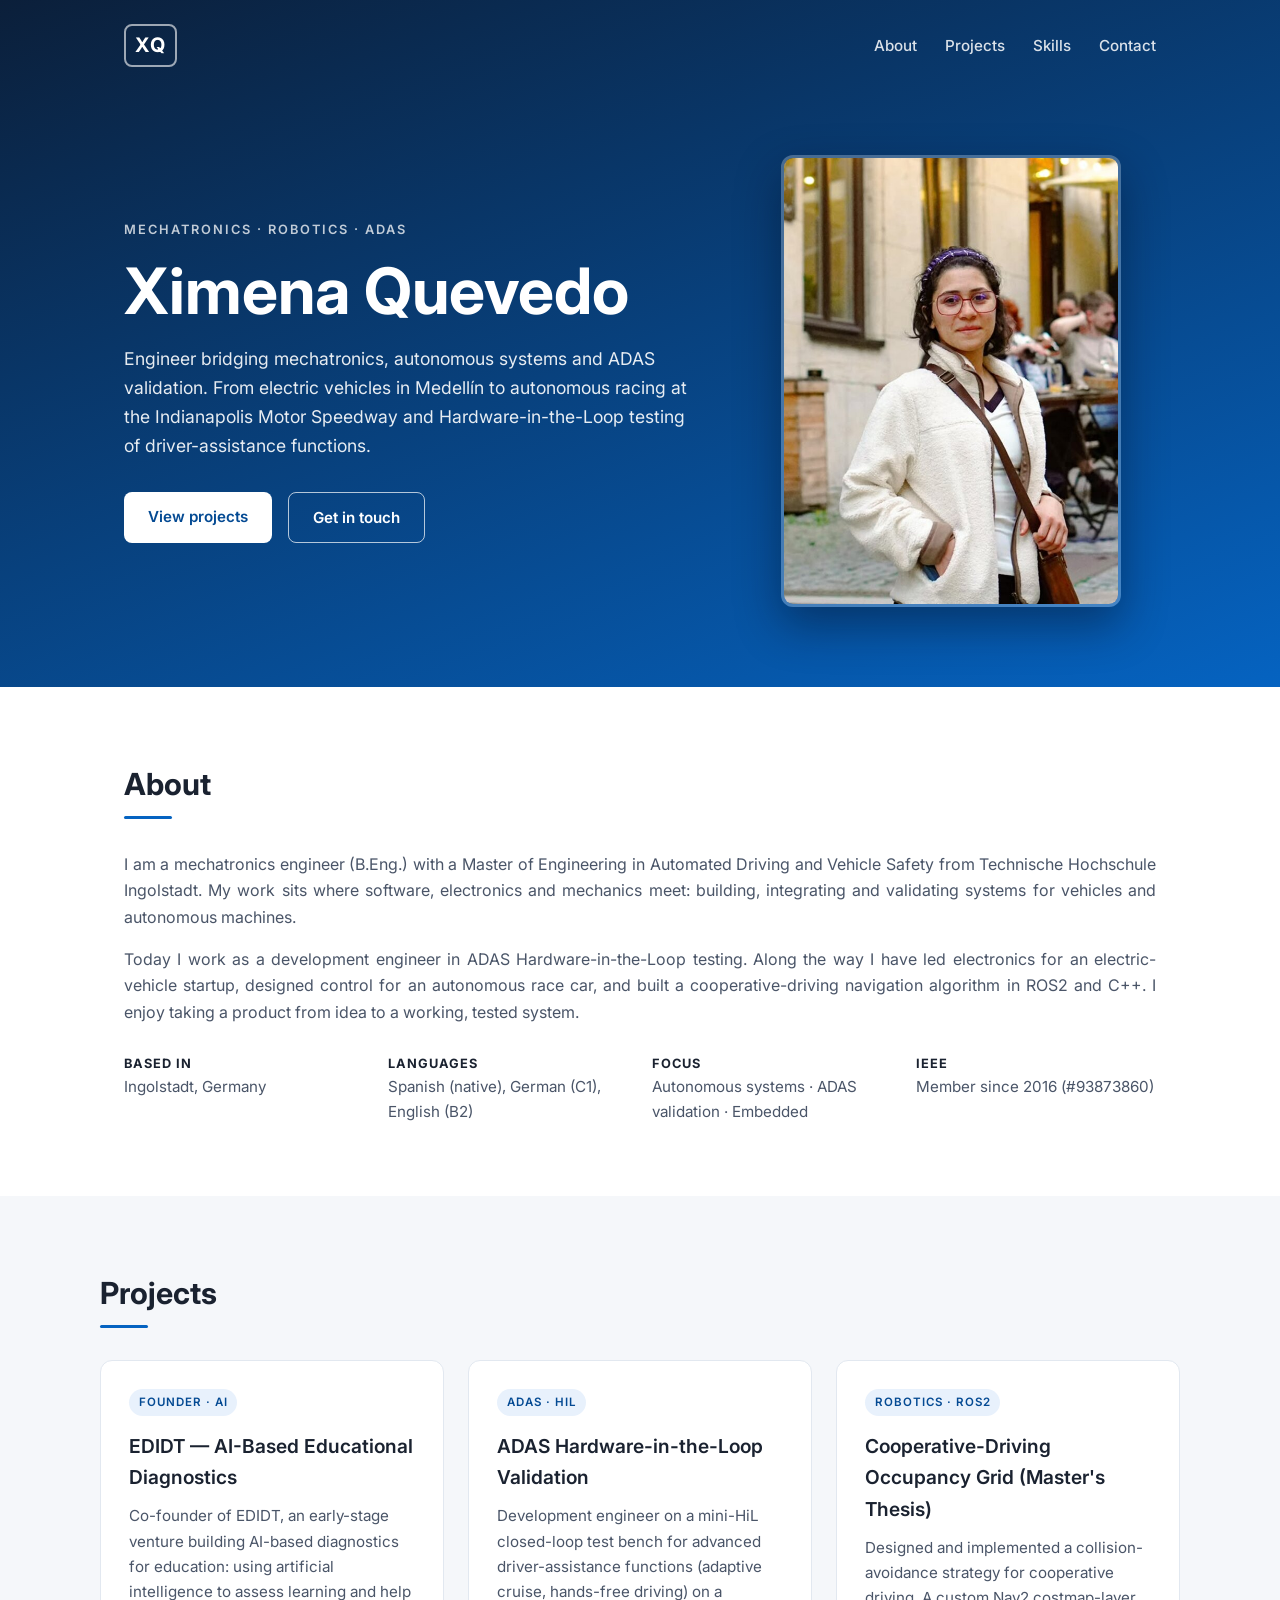
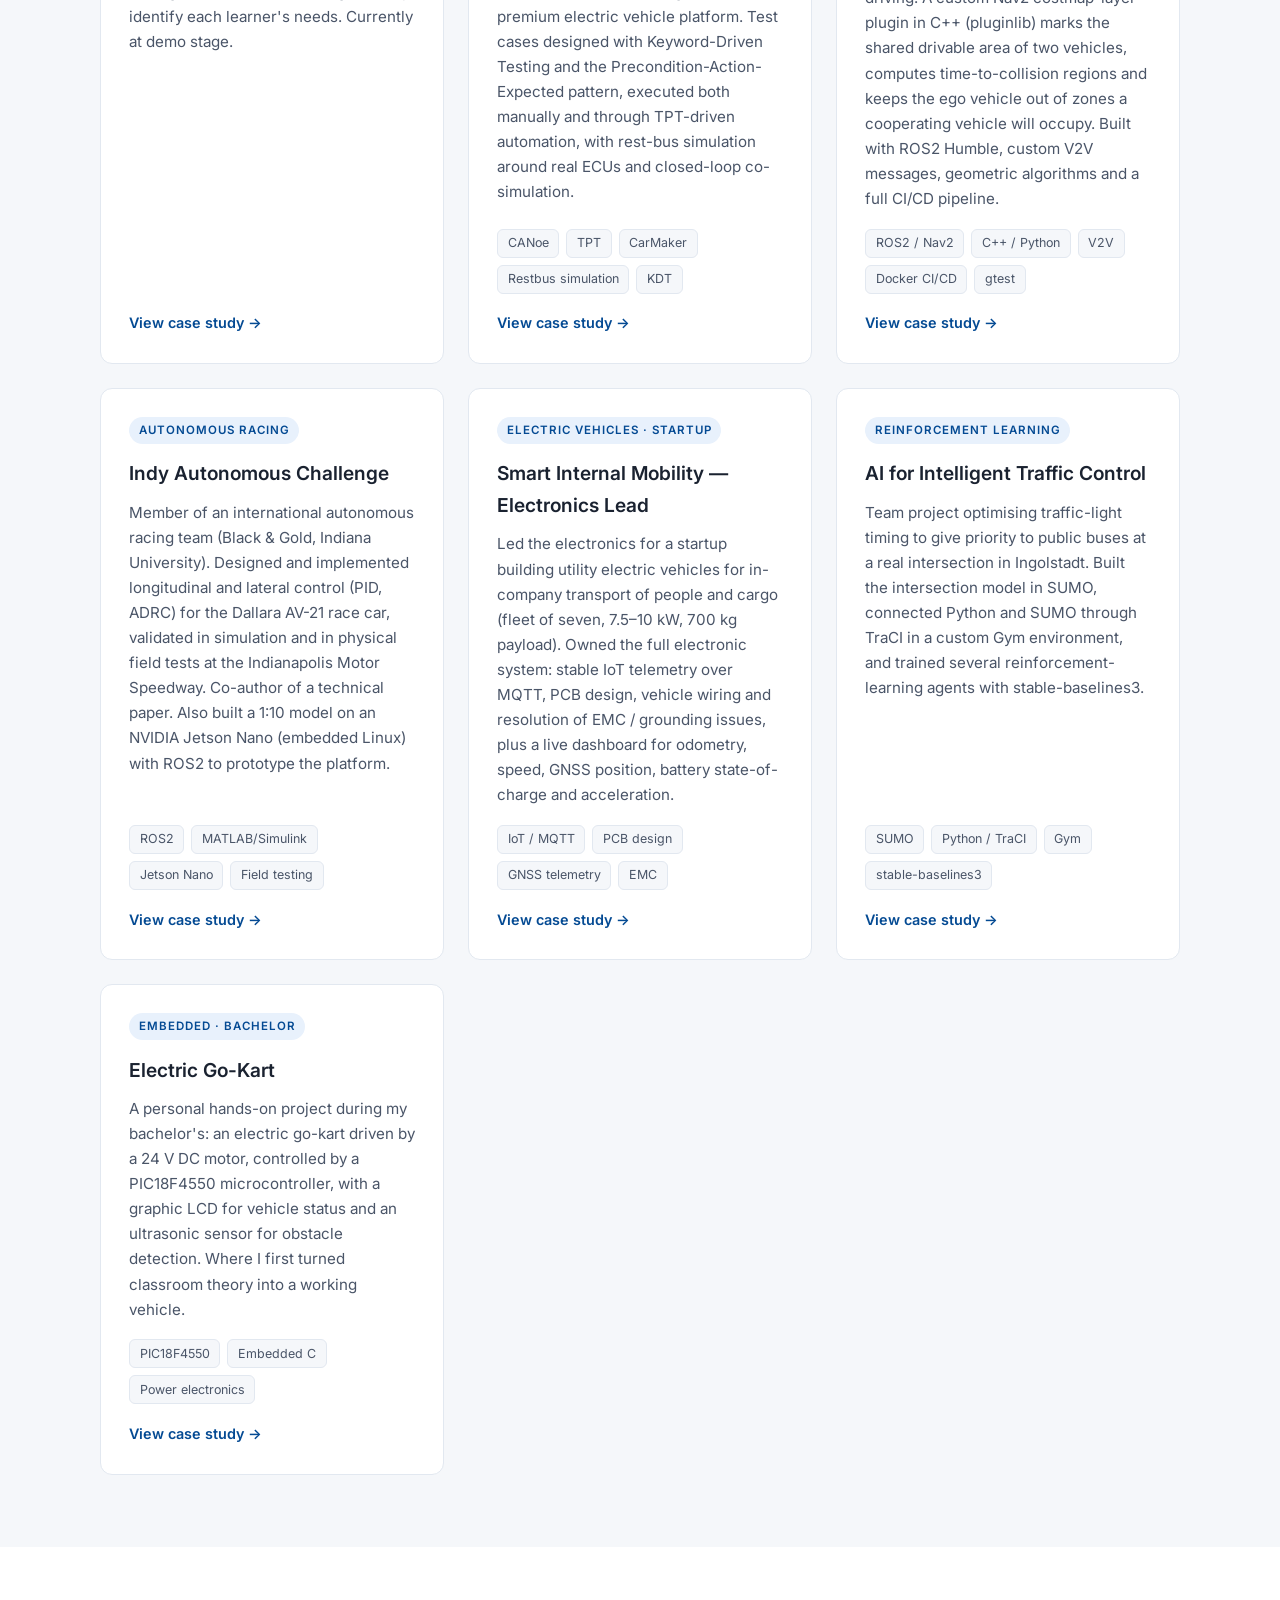
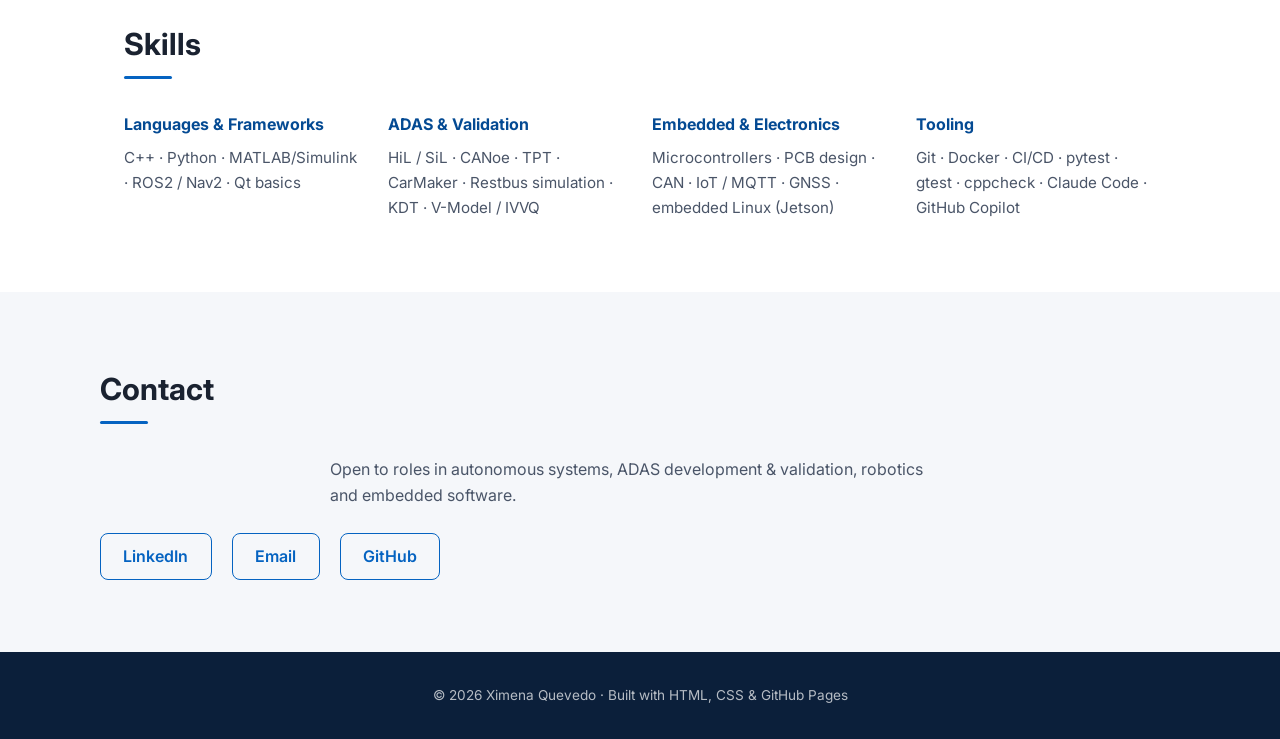
<file: index.html>
<!DOCTYPE html>
<html lang="en">
<head>
  <meta charset="UTF-8" />
  <meta name="viewport" content="width=device-width, initial-scale=1.0" />
  <title>Ximena Quevedo — Robotics & ADAS Engineer</title>
  <meta name="description" content="Mechatronics engineer working on ADAS validation, autonomous systems and embedded software. Portfolio of projects in robotics, electric vehicles and autonomous racing." />
  <link rel="preconnect" href="https://fonts.googleapis.com" />
  <link rel="preconnect" href="https://fonts.gstatic.com" crossorigin />
  <link href="https://fonts.googleapis.com/css2?family=Inter:wght@400;500;600;700&display=swap" rel="stylesheet" />
  <link rel="stylesheet" href="assets/style.css" />
</head>
<body>
  <header class="hero">
    <nav class="nav">
      <span class="nav__logo">XQ</span>
      <ul class="nav__links">
        <li><a href="#about">About</a></li>
        <li><a href="#projects">Projects</a></li>
        <li><a href="#skills">Skills</a></li>
        <li><a href="#contact">Contact</a></li>
      </ul>
    </nav>
    <div class="hero__content">
      <div class="hero__text">
        <p class="hero__eyebrow">Mechatronics · Robotics · ADAS</p>
        <h1 class="hero__title">Ximena Quevedo</h1>
        <p class="hero__subtitle">
          Engineer bridging mechatronics, autonomous systems and ADAS validation.
          From electric vehicles in Medellín to autonomous racing at the Indianapolis
          Motor Speedway and Hardware-in-the-Loop testing of driver-assistance functions.
        </p>
        <div class="hero__actions">
          <a class="btn btn--primary" href="#projects">View projects</a>
          <a class="btn btn--ghost" href="#contact">Get in touch</a>
        </div>
      </div>
      <div class="hero__photo">
        <img src="assets/img/ximena.jpg" alt="Ximena Quevedo" width="640" height="854" />
      </div>
    </div>
  </header>

  <main>
    <!-- ABOUT -->
    <section id="about" class="section">
      <h2 class="section__title">About</h2>
      <div class="about">
        <p>
          I am a mechatronics engineer (B.Eng.) with a Master of Engineering in
          Automated Driving and Vehicle Safety from Technische Hochschule
          Ingolstadt. My work sits where software, electronics and mechanics meet:
          building, integrating and validating systems for vehicles and autonomous
          machines.
        </p>
        <p>
          Today I work as a development engineer in ADAS Hardware-in-the-Loop
          testing. Along the way I have led electronics for an electric-vehicle
          startup, designed control for an autonomous race car, and built a
          cooperative-driving navigation algorithm in ROS2 and C++. I enjoy taking
          a product from idea to a working, tested system.
        </p>
        <ul class="about__facts">
          <li><strong>Based in</strong> Ingolstadt, Germany</li>
          <li><strong>Languages</strong> Spanish (native), German (C1), English (B2)</li>
          <li><strong>Focus</strong> Autonomous systems · ADAS validation · Embedded</li>
          <li><strong>IEEE</strong> Member since 2016 (#93873860)</li>
        </ul>
      </div>
    </section>

    <!-- PROJECTS -->
    <section id="projects" class="section section--alt">
      <h2 class="section__title">Projects</h2>
      <div class="grid">

        <a class="card" href="projects/edidt.html">
          <div class="card__tag">Founder · AI</div>
          <h3 class="card__title">EDIDT — AI-Based Educational Diagnostics</h3>
          <p class="card__text">
            Co-founder of EDIDT, an early-stage venture building AI-based diagnostics
            for education: using artificial intelligence to assess learning and help
            identify each learner's needs. Currently at demo stage.
          </p>
          <span class="card__more">View case study →</span>
        </a>

        <a class="card" href="projects/adas-hil.html">
          <div class="card__tag">ADAS · HiL</div>
          <h3 class="card__title">ADAS Hardware-in-the-Loop Validation</h3>
          <p class="card__text">
            Development engineer on a mini-HiL closed-loop test bench for advanced
            driver-assistance functions (adaptive cruise, hands-free driving) on a
            premium electric vehicle platform. Test cases designed with Keyword-Driven
            Testing and the Precondition-Action-Expected pattern, executed both
            manually and through TPT-driven automation, with rest-bus simulation
            around real ECUs and closed-loop co-simulation.
          </p>
          <ul class="card__stack">
            <li>CANoe</li><li>TPT</li><li>CarMaker</li><li>Restbus simulation</li><li>KDT</li>
          </ul>
          <span class="card__more">View case study →</span>
        </a>

        <a class="card" href="projects/masterarbeit.html">
          <div class="card__tag">Robotics · ROS2</div>
          <h3 class="card__title">Cooperative-Driving Occupancy Grid (Master's Thesis)</h3>
          <p class="card__text">
            Designed and implemented a collision-avoidance strategy for cooperative
            driving. A custom Nav2 costmap-layer plugin in C++ (pluginlib) marks the
            shared drivable area of two vehicles, computes time-to-collision regions
            and keeps the ego vehicle out of zones a cooperating vehicle will occupy.
            Built with ROS2 Humble, custom V2V messages, geometric algorithms and a
            full CI/CD pipeline.
          </p>
          <ul class="card__stack">
            <li>ROS2 / Nav2</li><li>C++ / Python</li><li>V2V</li><li>Docker CI/CD</li><li>gtest</li>
          </ul>
          <span class="card__more">View case study →</span>
        </a>

        <a class="card" href="projects/indy.html">
          <div class="card__tag">Autonomous Racing</div>
          <h3 class="card__title">Indy Autonomous Challenge</h3>
          <p class="card__text">
            Member of an international autonomous racing team (Black & Gold,
            Indiana University). Designed and implemented longitudinal and lateral
            control (PID, ADRC) for the Dallara AV-21 race car, validated in
            simulation and in physical field tests at the Indianapolis Motor
            Speedway. Co-author of a technical paper. Also built a 1:10 model on an
            NVIDIA Jetson Nano (embedded Linux) with ROS2 to prototype the platform.
          </p>
          <ul class="card__stack">
            <li>ROS2</li><li>MATLAB/Simulink</li><li>Jetson Nano</li><li>Field testing</li>
          </ul>
          <span class="card__more">View case study →</span>
        </a>

        <a class="card" href="projects/smart.html">
          <div class="card__tag">Electric Vehicles · Startup</div>
          <h3 class="card__title">Smart Internal Mobility — Electronics Lead</h3>
          <p class="card__text">
            Led the electronics for a startup building utility electric vehicles for
            in-company transport of people and cargo (fleet of seven, 7.5–10 kW,
            700 kg payload). Owned the full electronic system: stable IoT telemetry
            over MQTT, PCB design, vehicle wiring and resolution of EMC / grounding
            issues, plus a live dashboard for odometry, speed, GNSS position, battery
            state-of-charge and acceleration.
          </p>
          <ul class="card__stack">
            <li>IoT / MQTT</li><li>PCB design</li><li>GNSS telemetry</li><li>EMC</li>
          </ul>
          <span class="card__more">View case study →</span>
        </a>

        <a class="card" href="projects/ai-traffic.html">
          <div class="card__tag">Reinforcement Learning</div>
          <h3 class="card__title">AI for Intelligent Traffic Control</h3>
          <p class="card__text">
            Team project optimising traffic-light timing to give priority to public
            buses at a real intersection in Ingolstadt. Built the intersection model
            in SUMO, connected Python and SUMO through TraCI in a custom Gym
            environment, and trained several reinforcement-learning agents with
            stable-baselines3.
          </p>
          <ul class="card__stack">
            <li>SUMO</li><li>Python / TraCI</li><li>Gym</li><li>stable-baselines3</li>
          </ul>
          <span class="card__more">View case study →</span>
        </a>

        <a class="card" href="projects/gokart.html">
          <div class="card__tag">Embedded · Bachelor</div>
          <h3 class="card__title">Electric Go-Kart</h3>
          <p class="card__text">
            A personal hands-on project during my bachelor's: an electric go-kart
            driven by a 24 V DC motor, controlled by a PIC18F4550 microcontroller,
            with a graphic LCD for vehicle status and an ultrasonic sensor for
            obstacle detection. Where I first turned classroom theory into a working
            vehicle.
          </p>
          <ul class="card__stack">
            <li>PIC18F4550</li><li>Embedded C</li><li>Power electronics</li>
          </ul>
          <span class="card__more">View case study →</span>
        </a>

      </div>
    </section>

    <!-- SKILLS -->
    <section id="skills" class="section">
      <h2 class="section__title">Skills</h2>
      <div class="skills">
        <div class="skills__col">
          <h3>Languages &amp; Frameworks</h3>
          <p>C++ · Python · MATLAB/Simulink · ROS2 / Nav2 · Qt basics</p>
        </div>
        <div class="skills__col">
          <h3>ADAS &amp; Validation</h3>
          <p>HiL / SiL · CANoe · TPT · CarMaker · Restbus simulation · KDT · V-Model / IVVQ</p>
        </div>
        <div class="skills__col">
          <h3>Embedded &amp; Electronics</h3>
          <p>Microcontrollers · PCB design · CAN · IoT / MQTT · GNSS · embedded Linux (Jetson)</p>
        </div>
        <div class="skills__col">
          <h3>Tooling</h3>
          <p>Git · Docker · CI/CD · pytest · gtest · cppcheck · Claude Code · GitHub Copilot</p>
        </div>
      </div>
    </section>

    <!-- CONTACT -->
    <section id="contact" class="section section--alt">
      <h2 class="section__title">Contact</h2>
      <p class="contact__lead">
        Open to roles in autonomous systems, ADAS development &amp; validation,
        robotics and embedded software.
      </p>
      <div class="contact__links">
        <a href="https://www.linkedin.com/in/ximena-andrea-quevedo-mart%C3%ADnez-89078a12a/">LinkedIn</a>
        <!-- TODO: replace with your activated IEEE alias once set up -->
        <a href="mailto:your.alias@ieee.org">Email</a>
        <a href="https://github.com/Ximena-Quevedo-Martinez">GitHub</a>
      </div>
    </section>
  </main>

  <footer class="footer">
    <p>© <span id="year"></span> Ximena Quevedo · Built with HTML, CSS &amp; GitHub Pages</p>
  </footer>

  <script>document.getElementById("year").textContent = new Date().getFullYear();</script>
</body>
</html>
</file>
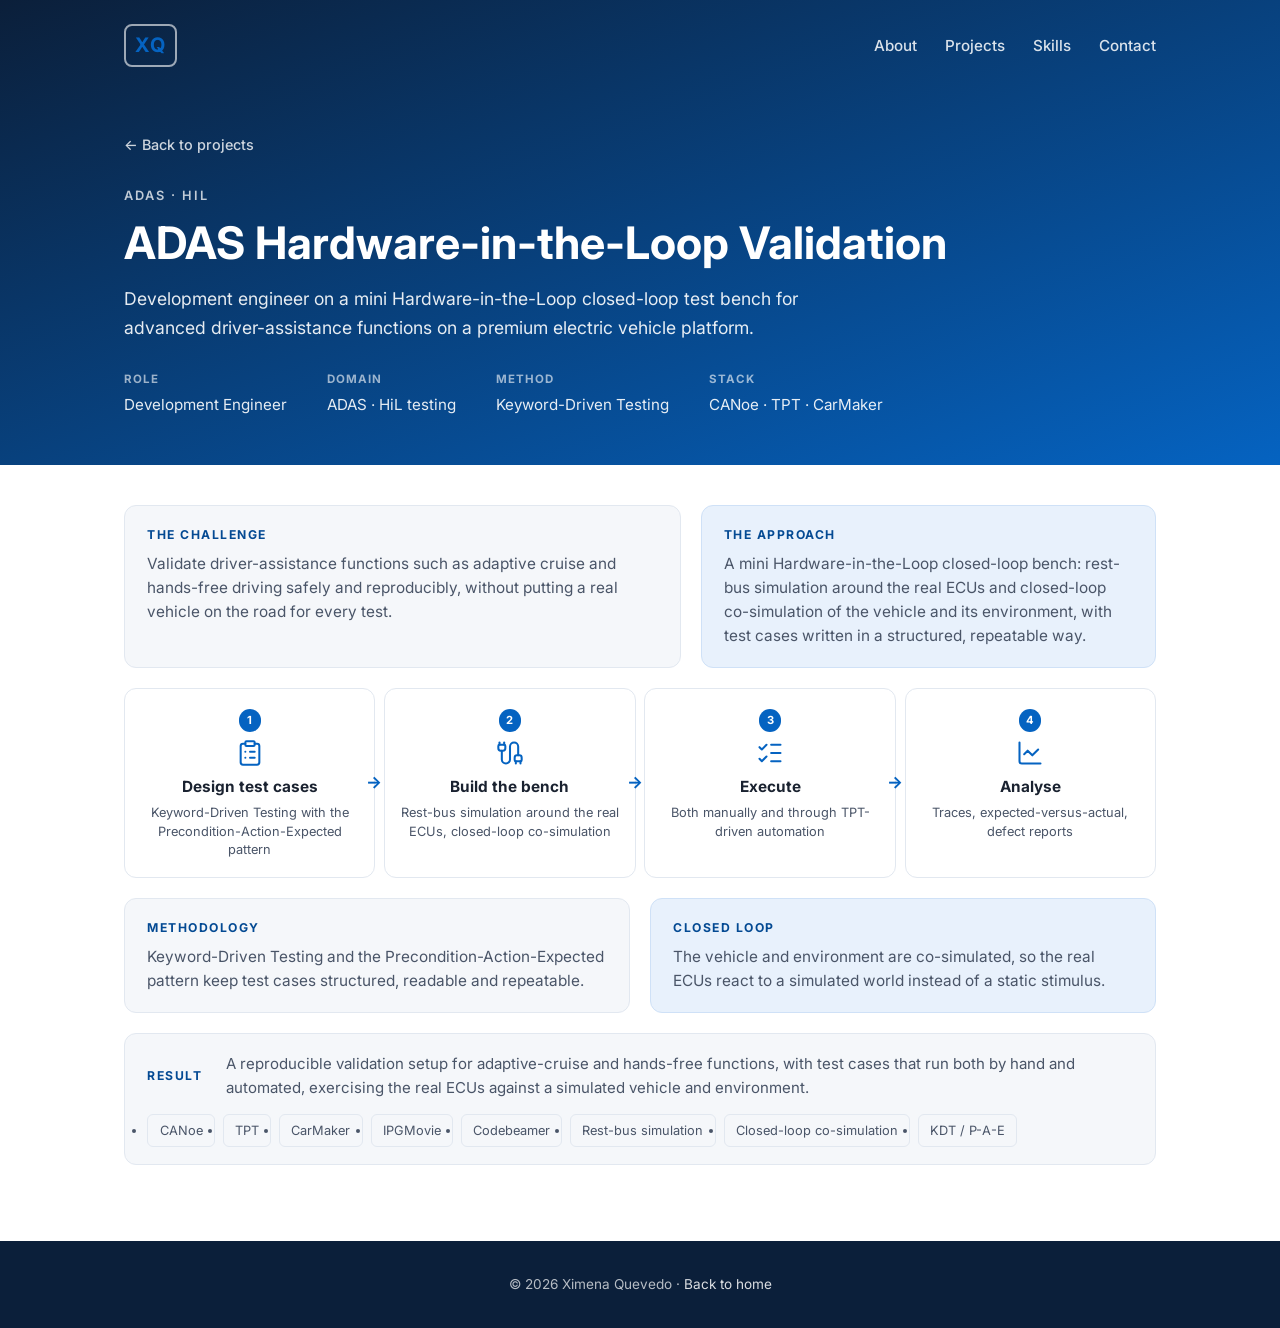
<file: projects/adas-hil.html>
<!DOCTYPE html>
<html lang="en">
<head>
  <meta charset="UTF-8" />
  <meta name="viewport" content="width=device-width, initial-scale=1.0" />
  <title>ADAS Hardware-in-the-Loop Validation — Ximena Quevedo</title>
  <meta name="description" content="Development engineer on a mini Hardware-in-the-Loop closed-loop test bench for advanced driver-assistance functions on a premium electric vehicle platform." />
  <link rel="preconnect" href="https://fonts.googleapis.com" />
  <link rel="preconnect" href="https://fonts.gstatic.com" crossorigin />
  <link href="https://fonts.googleapis.com/css2?family=Inter:wght@400;500;600;700&display=swap" rel="stylesheet" />
  <link rel="stylesheet" href="../assets/style.css" />
</head>
<body>
  <header class="hero hero--detail">
    <nav class="nav">
      <a class="nav__logo" href="../index.html">XQ</a>
      <ul class="nav__links">
        <li><a href="../index.html#about">About</a></li>
        <li><a href="../index.html#projects">Projects</a></li>
        <li><a href="../index.html#skills">Skills</a></li>
        <li><a href="../index.html#contact">Contact</a></li>
      </ul>
    </nav>
    <div class="detail-hero">
      <a class="back-link" href="../index.html#projects">← Back to projects</a>
      <p class="hero__eyebrow">ADAS · HiL</p>
      <h1>ADAS Hardware-in-the-Loop Validation</h1>
      <p class="lead">Development engineer on a mini Hardware-in-the-Loop closed-loop test bench for advanced driver-assistance functions on a premium electric vehicle platform.</p>
      <ul class="detail-meta">
        <li><strong>Role</strong> Development Engineer</li>
        <li><strong>Domain</strong> ADAS · HiL testing</li>
        <li><strong>Method</strong> Keyword-Driven Testing</li>
        <li><strong>Stack</strong> CANoe · TPT · CarMaker</li>
      </ul>
    </div>
  </header>

  <main class="board">
    <div class="board__row board__intro">
      <div class="callout">
        <h2>The challenge</h2>
        <p>Validate driver-assistance functions such as adaptive cruise and hands-free driving safely and reproducibly, without putting a real vehicle on the road for every test.</p>
      </div>
      <div class="callout callout--accent">
        <h2>The approach</h2>
        <p>A mini Hardware-in-the-Loop closed-loop bench: rest-bus simulation around the real ECUs and closed-loop co-simulation of the vehicle and its environment, with test cases written in a structured, repeatable way.</p>
      </div>
    </div>

    <div class="board__row">
      <div class="flow">
        <div class="flow__step">
          <span class="flow__num">1</span>
          <div class="flow__icon"><svg xmlns="http://www.w3.org/2000/svg" viewBox="0 0 24 24" fill="none" stroke="currentColor" stroke-width="2" stroke-linecap="round" stroke-linejoin="round"><rect width="8" height="4" x="8" y="2" rx="1" ry="1" /><path d="M16 4h2a2 2 0 0 1 2 2v14a2 2 0 0 1-2 2H6a2 2 0 0 1-2-2V6a2 2 0 0 1 2-2h2" /><path d="M12 11h4" /><path d="M12 16h4" /><path d="M8 11h.01" /><path d="M8 16h.01" /></svg></div>
          <h3>Design test cases</h3>
          <p>Keyword-Driven Testing with the Precondition-Action-Expected pattern</p>
        </div>
        <div class="flow__step">
          <span class="flow__num">2</span>
          <div class="flow__icon"><svg xmlns="http://www.w3.org/2000/svg" viewBox="0 0 24 24" fill="none" stroke="currentColor" stroke-width="2" stroke-linecap="round" stroke-linejoin="round"><path d="M17 19a1 1 0 0 1-1-1v-2a2 2 0 0 1 2-2h2a2 2 0 0 1 2 2v2a1 1 0 0 1-1 1z" /><path d="M17 21v-2" /><path d="M19 14V6.5a1 1 0 0 0-7 0v11a1 1 0 0 1-7 0V10" /><path d="M21 21v-2" /><path d="M3 5V3" /><path d="M4 10a2 2 0 0 1-2-2V6a1 1 0 0 1 1-1h4a1 1 0 0 1 1 1v2a2 2 0 0 1-2 2z" /><path d="M7 5V3" /></svg></div>
          <h3>Build the bench</h3>
          <p>Rest-bus simulation around the real ECUs, closed-loop co-simulation</p>
        </div>
        <div class="flow__step">
          <span class="flow__num">3</span>
          <div class="flow__icon"><svg xmlns="http://www.w3.org/2000/svg" viewBox="0 0 24 24" fill="none" stroke="currentColor" stroke-width="2" stroke-linecap="round" stroke-linejoin="round"><path d="M13 5h8" /><path d="M13 12h8" /><path d="M13 19h8" /><path d="m3 17 2 2 4-4" /><path d="m3 7 2 2 4-4" /></svg></div>
          <h3>Execute</h3>
          <p>Both manually and through TPT-driven automation</p>
        </div>
        <div class="flow__step">
          <span class="flow__num">4</span>
          <div class="flow__icon"><svg xmlns="http://www.w3.org/2000/svg" viewBox="0 0 24 24" fill="none" stroke="currentColor" stroke-width="2" stroke-linecap="round" stroke-linejoin="round"><path d="M3 3v16a2 2 0 0 0 2 2h16" /><path d="m19 9-5 5-4-4-3 3" /></svg></div>
          <h3>Analyse</h3>
          <p>Traces, expected-versus-actual, defect reports</p>
        </div>
      </div>
    </div>

    <div class="board__row board__split">
      <div class="callout">
        <h2>Methodology</h2>
        <p>Keyword-Driven Testing and the Precondition-Action-Expected pattern keep test cases structured, readable and repeatable.</p>
      </div>
      <div class="callout callout--accent">
        <h2>Closed loop</h2>
        <p>The vehicle and environment are co-simulated, so the real ECUs react to a simulated world instead of a static stimulus.</p>
      </div>
    </div>

    <div class="board__row board__result">
      <span class="res-label">Result</span>
      <p>A reproducible validation setup for adaptive-cruise and hands-free functions, with test cases that run both by hand and automated, exercising the real ECUs against a simulated vehicle and environment.</p>
      <ul class="stack-chips">
        <li>CANoe</li><li>TPT</li><li>CarMaker</li><li>IPGMovie</li><li>Codebeamer</li><li>Rest-bus simulation</li><li>Closed-loop co-simulation</li><li>KDT / P-A-E</li>
      </ul>
    </div>
  </main>

  <footer class="footer">
    <p>© <span id="year"></span> Ximena Quevedo · <a href="../index.html" style="color:rgba(255,255,255,0.85)">Back to home</a></p>
  </footer>

  <script>document.getElementById("year").textContent = new Date().getFullYear();</script>
</body>
</html>
</file>
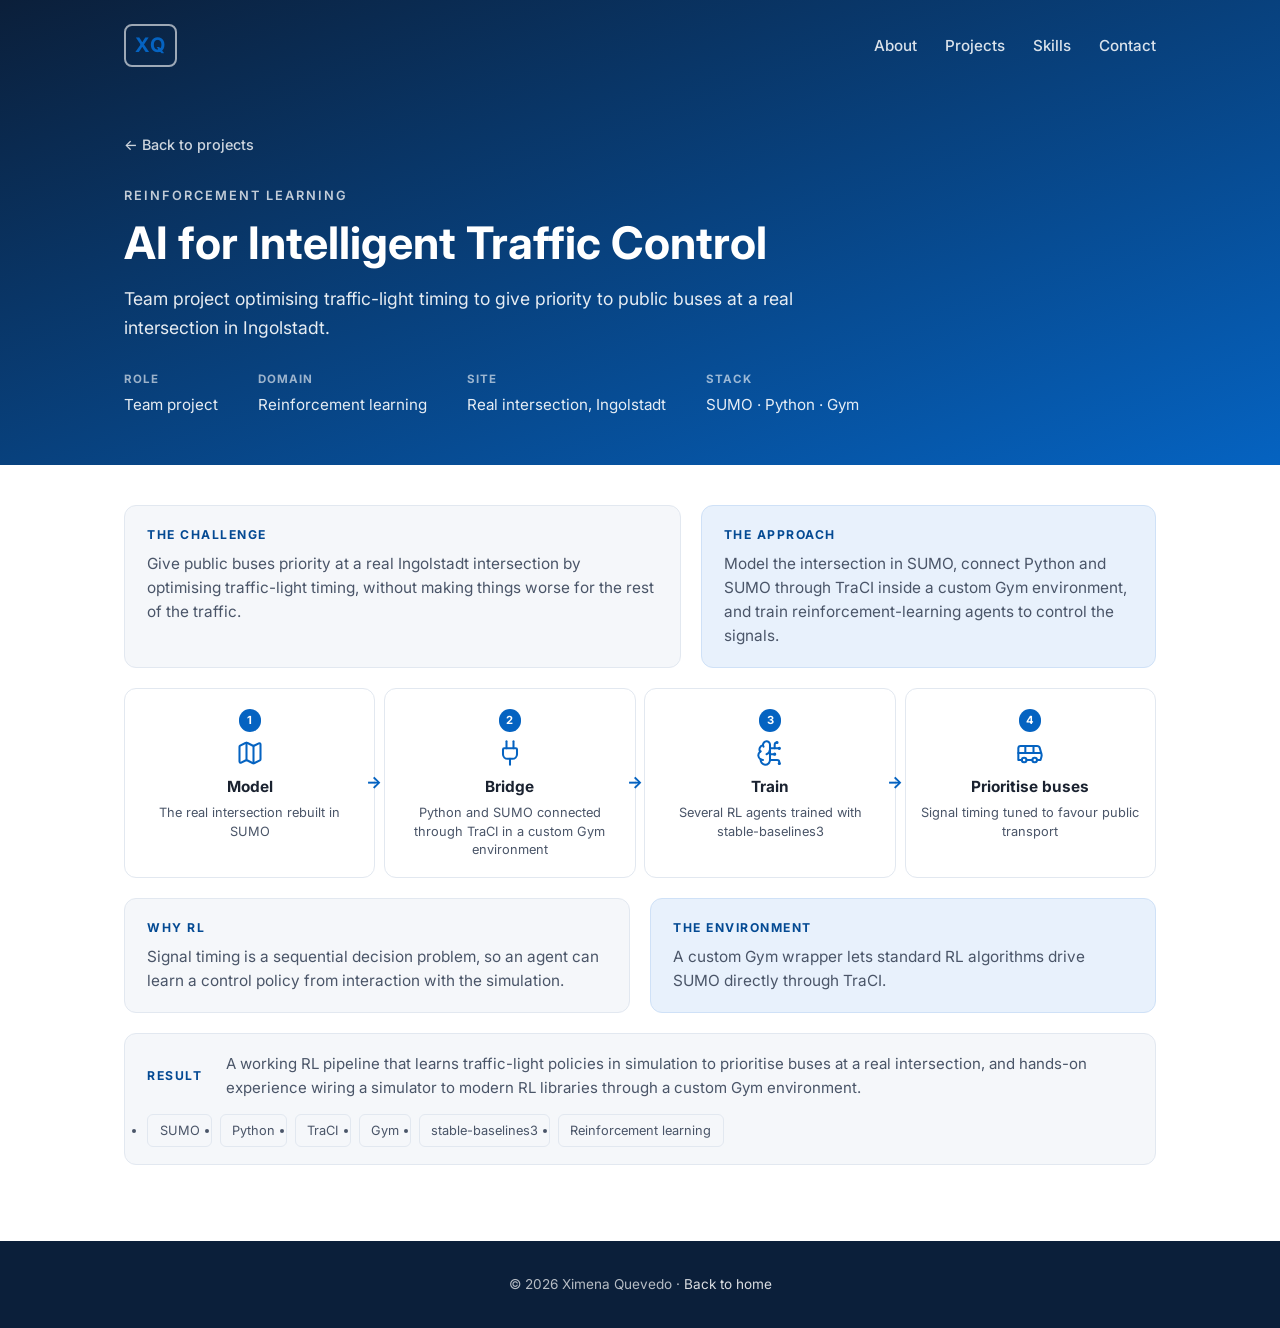
<file: projects/ai-traffic.html>
<!DOCTYPE html>
<html lang="en">
<head>
  <meta charset="UTF-8" />
  <meta name="viewport" content="width=device-width, initial-scale=1.0" />
  <title>AI for Intelligent Traffic Control — Ximena Quevedo</title>
  <meta name="description" content="Team project optimising traffic-light timing to give priority to public buses at a real intersection in Ingolstadt." />
  <link rel="preconnect" href="https://fonts.googleapis.com" />
  <link rel="preconnect" href="https://fonts.gstatic.com" crossorigin />
  <link href="https://fonts.googleapis.com/css2?family=Inter:wght@400;500;600;700&display=swap" rel="stylesheet" />
  <link rel="stylesheet" href="../assets/style.css" />
</head>
<body>
  <header class="hero hero--detail">
    <nav class="nav">
      <a class="nav__logo" href="../index.html">XQ</a>
      <ul class="nav__links">
        <li><a href="../index.html#about">About</a></li>
        <li><a href="../index.html#projects">Projects</a></li>
        <li><a href="../index.html#skills">Skills</a></li>
        <li><a href="../index.html#contact">Contact</a></li>
      </ul>
    </nav>
    <div class="detail-hero">
      <a class="back-link" href="../index.html#projects">← Back to projects</a>
      <p class="hero__eyebrow">Reinforcement Learning</p>
      <h1>AI for Intelligent Traffic Control</h1>
      <p class="lead">Team project optimising traffic-light timing to give priority to public buses at a real intersection in Ingolstadt.</p>
      <ul class="detail-meta">
        <li><strong>Role</strong> Team project</li>
        <li><strong>Domain</strong> Reinforcement learning</li>
        <li><strong>Site</strong> Real intersection, Ingolstadt</li>
        <li><strong>Stack</strong> SUMO · Python · Gym</li>
      </ul>
    </div>
  </header>

  <main class="board">
    <div class="board__row board__intro">
      <div class="callout">
        <h2>The challenge</h2>
        <p>Give public buses priority at a real Ingolstadt intersection by optimising traffic-light timing, without making things worse for the rest of the traffic.</p>
      </div>
      <div class="callout callout--accent">
        <h2>The approach</h2>
        <p>Model the intersection in SUMO, connect Python and SUMO through TraCI inside a custom Gym environment, and train reinforcement-learning agents to control the signals.</p>
      </div>
    </div>

    <div class="board__row">
      <div class="flow">
        <div class="flow__step">
          <span class="flow__num">1</span>
          <div class="flow__icon"><svg xmlns="http://www.w3.org/2000/svg" viewBox="0 0 24 24" fill="none" stroke="currentColor" stroke-width="2" stroke-linecap="round" stroke-linejoin="round"><path d="M14.106 5.553a2 2 0 0 0 1.788 0l3.659-1.83A1 1 0 0 1 21 4.619v12.764a1 1 0 0 1-.553.894l-4.553 2.277a2 2 0 0 1-1.788 0l-4.212-2.106a2 2 0 0 0-1.788 0l-3.659 1.83A1 1 0 0 1 3 19.381V6.618a1 1 0 0 1 .553-.894l4.553-2.277a2 2 0 0 1 1.788 0z" /><path d="M15 5.764v15" /><path d="M9 3.236v15" /></svg></div>
          <h3>Model</h3>
          <p>The real intersection rebuilt in SUMO</p>
        </div>
        <div class="flow__step">
          <span class="flow__num">2</span>
          <div class="flow__icon"><svg xmlns="http://www.w3.org/2000/svg" viewBox="0 0 24 24" fill="none" stroke="currentColor" stroke-width="2" stroke-linecap="round" stroke-linejoin="round"><path d="M12 22v-5" /><path d="M15 8V2" /><path d="M17 8a1 1 0 0 1 1 1v4a4 4 0 0 1-4 4h-4a4 4 0 0 1-4-4V9a1 1 0 0 1 1-1z" /><path d="M9 8V2" /></svg></div>
          <h3>Bridge</h3>
          <p>Python and SUMO connected through TraCI in a custom Gym environment</p>
        </div>
        <div class="flow__step">
          <span class="flow__num">3</span>
          <div class="flow__icon"><svg xmlns="http://www.w3.org/2000/svg" viewBox="0 0 24 24" fill="none" stroke="currentColor" stroke-width="2" stroke-linecap="round" stroke-linejoin="round"><path d="M12 5a3 3 0 1 0-5.997.125 4 4 0 0 0-2.526 5.77 4 4 0 0 0 .556 6.588A4 4 0 1 0 12 18Z" /><path d="M9 13a4.5 4.5 0 0 0 3-4" /><path d="M6.003 5.125A3 3 0 0 0 6.401 6.5" /><path d="M3.477 10.896a4 4 0 0 1 .585-.396" /><path d="M6 18a4 4 0 0 1-1.967-.516" /><path d="M12 13h4" /><path d="M12 18h6a2 2 0 0 1 2 2v1" /><path d="M12 8h8" /><path d="M16 8V5a2 2 0 0 1 2-2" /><circle cx="16" cy="13" r=".5" /><circle cx="18" cy="3" r=".5" /><circle cx="20" cy="21" r=".5" /><circle cx="20" cy="8" r=".5" /></svg></div>
          <h3>Train</h3>
          <p>Several RL agents trained with stable-baselines3</p>
        </div>
        <div class="flow__step">
          <span class="flow__num">4</span>
          <div class="flow__icon"><svg xmlns="http://www.w3.org/2000/svg" viewBox="0 0 24 24" fill="none" stroke="currentColor" stroke-width="2" stroke-linecap="round" stroke-linejoin="round"><path d="M8 6v6" /><path d="M15 6v6" /><path d="M2 12h19.6" /><path d="M18 18h3s.5-1.7.8-2.8c.1-.4.2-.8.2-1.2 0-.4-.1-.8-.2-1.2l-1.4-5C20.1 6.8 19.1 6 18 6H4a2 2 0 0 0-2 2v10h3" /><circle cx="7" cy="18" r="2" /><path d="M9 18h5" /><circle cx="16" cy="18" r="2" /></svg></div>
          <h3>Prioritise buses</h3>
          <p>Signal timing tuned to favour public transport</p>
        </div>
      </div>
    </div>

    <div class="board__row board__split">
      <div class="callout">
        <h2>Why RL</h2>
        <p>Signal timing is a sequential decision problem, so an agent can learn a control policy from interaction with the simulation.</p>
      </div>
      <div class="callout callout--accent">
        <h2>The environment</h2>
        <p>A custom Gym wrapper lets standard RL algorithms drive SUMO directly through TraCI.</p>
      </div>
    </div>

    <div class="board__row board__result">
      <span class="res-label">Result</span>
      <p>A working RL pipeline that learns traffic-light policies in simulation to prioritise buses at a real intersection, and hands-on experience wiring a simulator to modern RL libraries through a custom Gym environment.</p>
      <ul class="stack-chips">
        <li>SUMO</li><li>Python</li><li>TraCI</li><li>Gym</li><li>stable-baselines3</li><li>Reinforcement learning</li>
      </ul>
    </div>
  </main>

  <footer class="footer">
    <p>© <span id="year"></span> Ximena Quevedo · <a href="../index.html" style="color:rgba(255,255,255,0.85)">Back to home</a></p>
  </footer>

  <script>document.getElementById("year").textContent = new Date().getFullYear();</script>
</body>
</html>
</file>
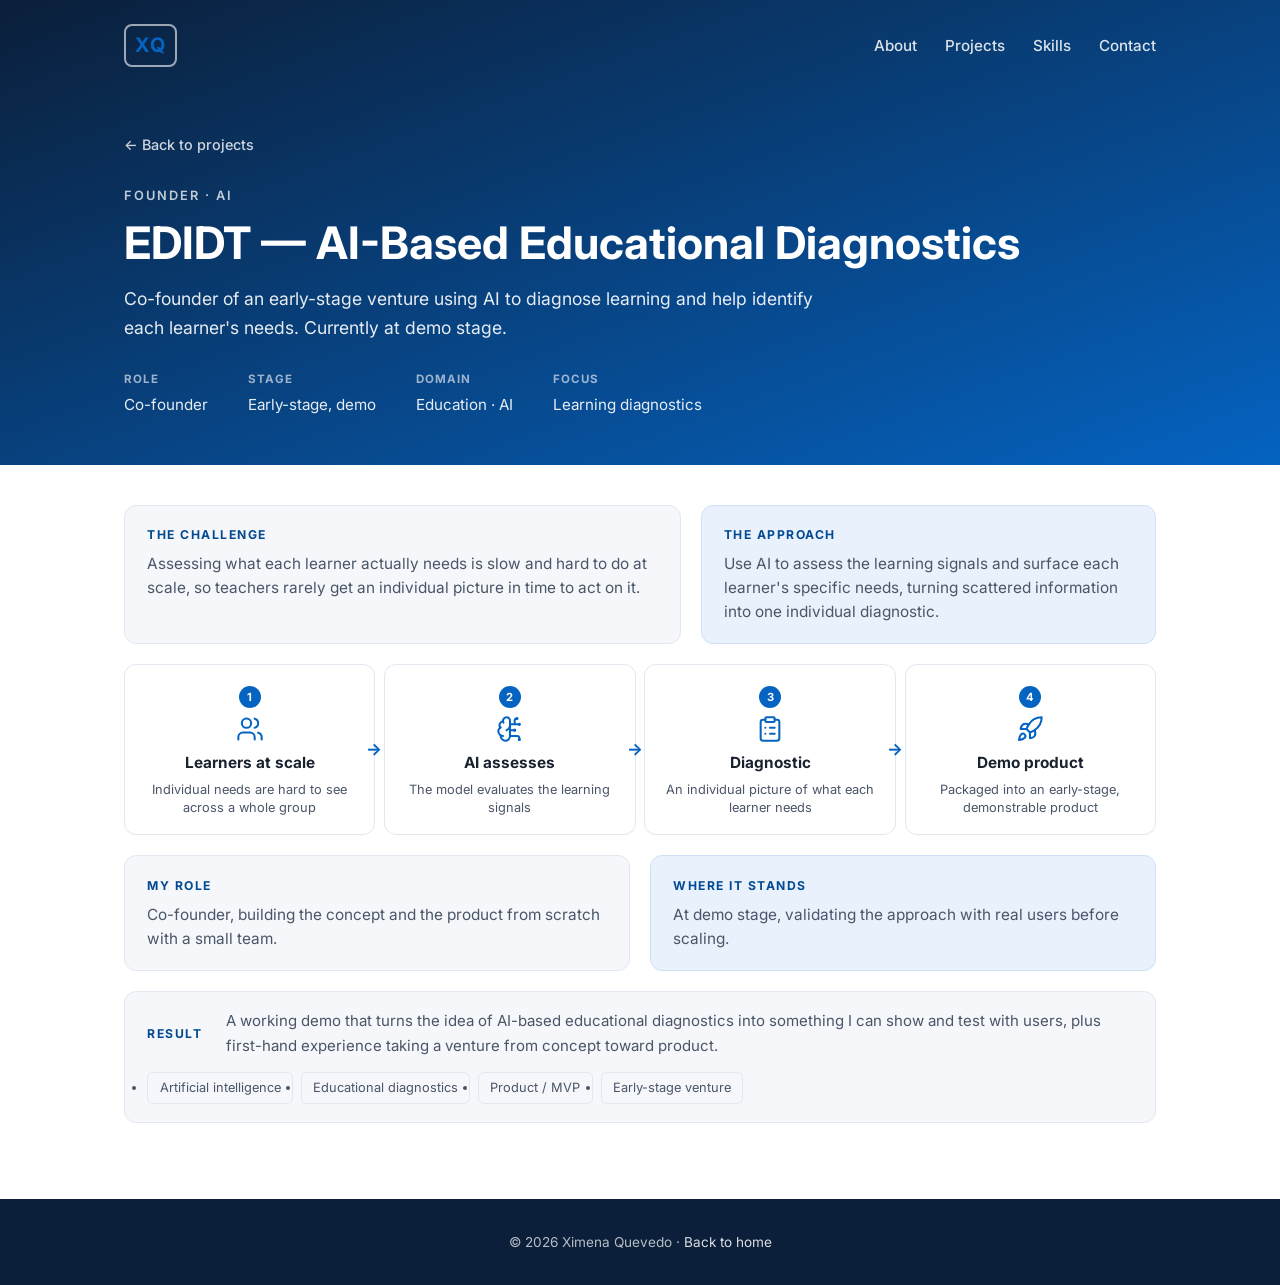
<file: projects/edidt.html>
<!DOCTYPE html>
<html lang="en">
<head>
  <meta charset="UTF-8" />
  <meta name="viewport" content="width=device-width, initial-scale=1.0" />
  <title>EDIDT — AI-Based Educational Diagnostics — Ximena Quevedo</title>
  <meta name="description" content="Co-founder of an early-stage venture using AI to diagnose learning and help identify each learner's needs. Currently at demo stage." />
  <link rel="preconnect" href="https://fonts.googleapis.com" />
  <link rel="preconnect" href="https://fonts.gstatic.com" crossorigin />
  <link href="https://fonts.googleapis.com/css2?family=Inter:wght@400;500;600;700&display=swap" rel="stylesheet" />
  <link rel="stylesheet" href="../assets/style.css" />
</head>
<body>
  <header class="hero hero--detail">
    <nav class="nav">
      <a class="nav__logo" href="../index.html">XQ</a>
      <ul class="nav__links">
        <li><a href="../index.html#about">About</a></li>
        <li><a href="../index.html#projects">Projects</a></li>
        <li><a href="../index.html#skills">Skills</a></li>
        <li><a href="../index.html#contact">Contact</a></li>
      </ul>
    </nav>
    <div class="detail-hero">
      <a class="back-link" href="../index.html#projects">← Back to projects</a>
      <p class="hero__eyebrow">Founder · AI</p>
      <h1>EDIDT — AI-Based Educational Diagnostics</h1>
      <p class="lead">Co-founder of an early-stage venture using AI to diagnose learning and help identify each learner's needs. Currently at demo stage.</p>
      <ul class="detail-meta">
        <li><strong>Role</strong> Co-founder</li>
        <li><strong>Stage</strong> Early-stage, demo</li>
        <li><strong>Domain</strong> Education · AI</li>
        <li><strong>Focus</strong> Learning diagnostics</li>
      </ul>
    </div>
  </header>

  <main class="board">
    <div class="board__row board__intro">
      <div class="callout">
        <h2>The challenge</h2>
        <p>Assessing what each learner actually needs is slow and hard to do at scale, so teachers rarely get an individual picture in time to act on it.</p>
      </div>
      <div class="callout callout--accent">
        <h2>The approach</h2>
        <p>Use AI to assess the learning signals and surface each learner's specific needs, turning scattered information into one individual diagnostic.</p>
      </div>
    </div>

    <div class="board__row">
      <div class="flow">
        <div class="flow__step">
          <span class="flow__num">1</span>
          <div class="flow__icon"><svg xmlns="http://www.w3.org/2000/svg" viewBox="0 0 24 24" fill="none" stroke="currentColor" stroke-width="2" stroke-linecap="round" stroke-linejoin="round"><path d="M16 21v-2a4 4 0 0 0-4-4H6a4 4 0 0 0-4 4v2" /><path d="M16 3.128a4 4 0 0 1 0 7.744" /><path d="M22 21v-2a4 4 0 0 0-3-3.87" /><circle cx="9" cy="7" r="4" /></svg></div>
          <h3>Learners at scale</h3>
          <p>Individual needs are hard to see across a whole group</p>
        </div>
        <div class="flow__step">
          <span class="flow__num">2</span>
          <div class="flow__icon"><svg xmlns="http://www.w3.org/2000/svg" viewBox="0 0 24 24" fill="none" stroke="currentColor" stroke-width="2" stroke-linecap="round" stroke-linejoin="round"><path d="M12 5a3 3 0 1 0-5.997.125 4 4 0 0 0-2.526 5.77 4 4 0 0 0 .556 6.588A4 4 0 1 0 12 18Z" /><path d="M9 13a4.5 4.5 0 0 0 3-4" /><path d="M6.003 5.125A3 3 0 0 0 6.401 6.5" /><path d="M3.477 10.896a4 4 0 0 1 .585-.396" /><path d="M6 18a4 4 0 0 1-1.967-.516" /><path d="M12 13h4" /><path d="M12 18h6a2 2 0 0 1 2 2v1" /><path d="M12 8h8" /><path d="M16 8V5a2 2 0 0 1 2-2" /><circle cx="16" cy="13" r=".5" /><circle cx="18" cy="3" r=".5" /><circle cx="20" cy="21" r=".5" /><circle cx="20" cy="8" r=".5" /></svg></div>
          <h3>AI assesses</h3>
          <p>The model evaluates the learning signals</p>
        </div>
        <div class="flow__step">
          <span class="flow__num">3</span>
          <div class="flow__icon"><svg xmlns="http://www.w3.org/2000/svg" viewBox="0 0 24 24" fill="none" stroke="currentColor" stroke-width="2" stroke-linecap="round" stroke-linejoin="round"><rect width="8" height="4" x="8" y="2" rx="1" ry="1" /><path d="M16 4h2a2 2 0 0 1 2 2v14a2 2 0 0 1-2 2H6a2 2 0 0 1-2-2V6a2 2 0 0 1 2-2h2" /><path d="M12 11h4" /><path d="M12 16h4" /><path d="M8 11h.01" /><path d="M8 16h.01" /></svg></div>
          <h3>Diagnostic</h3>
          <p>An individual picture of what each learner needs</p>
        </div>
        <div class="flow__step">
          <span class="flow__num">4</span>
          <div class="flow__icon"><svg xmlns="http://www.w3.org/2000/svg" viewBox="0 0 24 24" fill="none" stroke="currentColor" stroke-width="2" stroke-linecap="round" stroke-linejoin="round"><path d="M12 15v5s3.03-.55 4-2c1.08-1.62 0-5 0-5" /><path d="M4.5 16.5c-1.5 1.26-2 5-2 5s3.74-.5 5-2c.71-.84.7-2.13-.09-2.91a2.18 2.18 0 0 0-2.91-.09" /><path d="M9 12a22 22 0 0 1 2-3.95A12.88 12.88 0 0 1 22 2c0 2.72-.78 7.5-6 11a22.4 22.4 0 0 1-4 2z" /><path d="M9 12H4s.55-3.03 2-4c1.62-1.08 5 .05 5 .05" /></svg></div>
          <h3>Demo product</h3>
          <p>Packaged into an early-stage, demonstrable product</p>
        </div>
      </div>
    </div>

    <div class="board__row board__split">
      <div class="callout">
        <h2>My role</h2>
        <p>Co-founder, building the concept and the product from scratch with a small team.</p>
      </div>
      <div class="callout callout--accent">
        <h2>Where it stands</h2>
        <p>At demo stage, validating the approach with real users before scaling.</p>
      </div>
    </div>

    <div class="board__row board__result">
      <span class="res-label">Result</span>
      <p>A working demo that turns the idea of AI-based educational diagnostics into something I can show and test with users, plus first-hand experience taking a venture from concept toward product.</p>
      <ul class="stack-chips">
        <li>Artificial intelligence</li><li>Educational diagnostics</li><li>Product / MVP</li><li>Early-stage venture</li>
      </ul>
    </div>
  </main>

  <footer class="footer">
    <p>© <span id="year"></span> Ximena Quevedo · <a href="../index.html" style="color:rgba(255,255,255,0.85)">Back to home</a></p>
  </footer>

  <script>document.getElementById("year").textContent = new Date().getFullYear();</script>
</body>
</html>
</file>
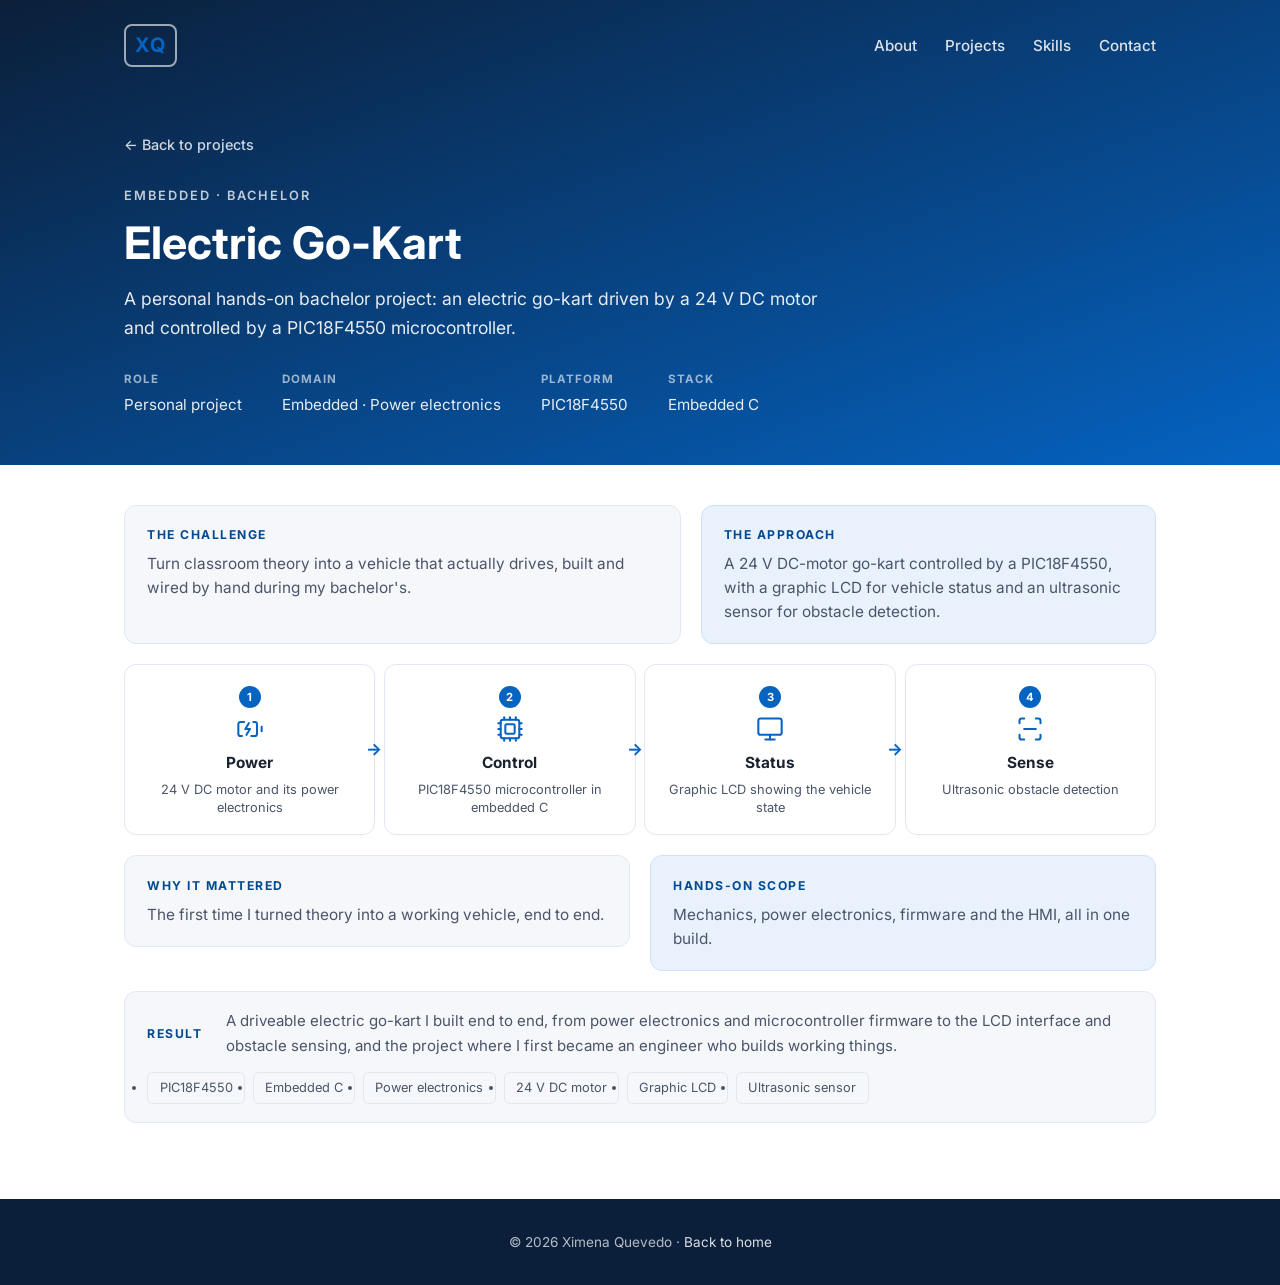
<file: projects/gokart.html>
<!DOCTYPE html>
<html lang="en">
<head>
  <meta charset="UTF-8" />
  <meta name="viewport" content="width=device-width, initial-scale=1.0" />
  <title>Electric Go-Kart — Ximena Quevedo</title>
  <meta name="description" content="A personal hands-on bachelor project: an electric go-kart driven by a 24 V DC motor and controlled by a PIC18F4550 microcontroller." />
  <link rel="preconnect" href="https://fonts.googleapis.com" />
  <link rel="preconnect" href="https://fonts.gstatic.com" crossorigin />
  <link href="https://fonts.googleapis.com/css2?family=Inter:wght@400;500;600;700&display=swap" rel="stylesheet" />
  <link rel="stylesheet" href="../assets/style.css" />
</head>
<body>
  <header class="hero hero--detail">
    <nav class="nav">
      <a class="nav__logo" href="../index.html">XQ</a>
      <ul class="nav__links">
        <li><a href="../index.html#about">About</a></li>
        <li><a href="../index.html#projects">Projects</a></li>
        <li><a href="../index.html#skills">Skills</a></li>
        <li><a href="../index.html#contact">Contact</a></li>
      </ul>
    </nav>
    <div class="detail-hero">
      <a class="back-link" href="../index.html#projects">← Back to projects</a>
      <p class="hero__eyebrow">Embedded · Bachelor</p>
      <h1>Electric Go-Kart</h1>
      <p class="lead">A personal hands-on bachelor project: an electric go-kart driven by a 24 V DC motor and controlled by a PIC18F4550 microcontroller.</p>
      <ul class="detail-meta">
        <li><strong>Role</strong> Personal project</li>
        <li><strong>Domain</strong> Embedded · Power electronics</li>
        <li><strong>Platform</strong> PIC18F4550</li>
        <li><strong>Stack</strong> Embedded C</li>
      </ul>
    </div>
  </header>

  <main class="board">
    <div class="board__row board__intro">
      <div class="callout">
        <h2>The challenge</h2>
        <p>Turn classroom theory into a vehicle that actually drives, built and wired by hand during my bachelor's.</p>
      </div>
      <div class="callout callout--accent">
        <h2>The approach</h2>
        <p>A 24 V DC-motor go-kart controlled by a PIC18F4550, with a graphic LCD for vehicle status and an ultrasonic sensor for obstacle detection.</p>
      </div>
    </div>

    <div class="board__row">
      <div class="flow">
        <div class="flow__step">
          <span class="flow__num">1</span>
          <div class="flow__icon"><svg xmlns="http://www.w3.org/2000/svg" viewBox="0 0 24 24" fill="none" stroke="currentColor" stroke-width="2" stroke-linecap="round" stroke-linejoin="round"><path d="m11 7-3 5h4l-3 5" /><path d="M14.856 6H16a2 2 0 0 1 2 2v8a2 2 0 0 1-2 2h-2.935" /><path d="M22 14v-4" /><path d="M5.14 18H4a2 2 0 0 1-2-2V8a2 2 0 0 1 2-2h2.936" /></svg></div>
          <h3>Power</h3>
          <p>24 V DC motor and its power electronics</p>
        </div>
        <div class="flow__step">
          <span class="flow__num">2</span>
          <div class="flow__icon"><svg xmlns="http://www.w3.org/2000/svg" viewBox="0 0 24 24" fill="none" stroke="currentColor" stroke-width="2" stroke-linecap="round" stroke-linejoin="round"><path d="M12 20v2" /><path d="M12 2v2" /><path d="M17 20v2" /><path d="M17 2v2" /><path d="M2 12h2" /><path d="M2 17h2" /><path d="M2 7h2" /><path d="M20 12h2" /><path d="M20 17h2" /><path d="M20 7h2" /><path d="M7 20v2" /><path d="M7 2v2" /><rect x="4" y="4" width="16" height="16" rx="2" /><rect x="8" y="8" width="8" height="8" rx="1" /></svg></div>
          <h3>Control</h3>
          <p>PIC18F4550 microcontroller in embedded C</p>
        </div>
        <div class="flow__step">
          <span class="flow__num">3</span>
          <div class="flow__icon"><svg xmlns="http://www.w3.org/2000/svg" viewBox="0 0 24 24" fill="none" stroke="currentColor" stroke-width="2" stroke-linecap="round" stroke-linejoin="round"><rect width="20" height="14" x="2" y="3" rx="2" /><line x1="8" x2="16" y1="21" y2="21" /><line x1="12" x2="12" y1="17" y2="21" /></svg></div>
          <h3>Status</h3>
          <p>Graphic LCD showing the vehicle state</p>
        </div>
        <div class="flow__step">
          <span class="flow__num">4</span>
          <div class="flow__icon"><svg xmlns="http://www.w3.org/2000/svg" viewBox="0 0 24 24" fill="none" stroke="currentColor" stroke-width="2" stroke-linecap="round" stroke-linejoin="round"><path d="M3 7V5a2 2 0 0 1 2-2h2" /><path d="M17 3h2a2 2 0 0 1 2 2v2" /><path d="M21 17v2a2 2 0 0 1-2 2h-2" /><path d="M7 21H5a2 2 0 0 1-2-2v-2" /><path d="M7 12h10" /></svg></div>
          <h3>Sense</h3>
          <p>Ultrasonic obstacle detection</p>
        </div>
      </div>
    </div>

    <div class="board__row board__split">
      <div class="callout">
        <h2>Why it mattered</h2>
        <p>The first time I turned theory into a working vehicle, end to end.</p>
      </div>
      <div class="callout callout--accent">
        <h2>Hands-on scope</h2>
        <p>Mechanics, power electronics, firmware and the HMI, all in one build.</p>
      </div>
    </div>

    <div class="board__row board__result">
      <span class="res-label">Result</span>
      <p>A driveable electric go-kart I built end to end, from power electronics and microcontroller firmware to the LCD interface and obstacle sensing, and the project where I first became an engineer who builds working things.</p>
      <ul class="stack-chips">
        <li>PIC18F4550</li><li>Embedded C</li><li>Power electronics</li><li>24 V DC motor</li><li>Graphic LCD</li><li>Ultrasonic sensor</li>
      </ul>
    </div>
  </main>

  <footer class="footer">
    <p>© <span id="year"></span> Ximena Quevedo · <a href="../index.html" style="color:rgba(255,255,255,0.85)">Back to home</a></p>
  </footer>

  <script>document.getElementById("year").textContent = new Date().getFullYear();</script>
</body>
</html>
</file>
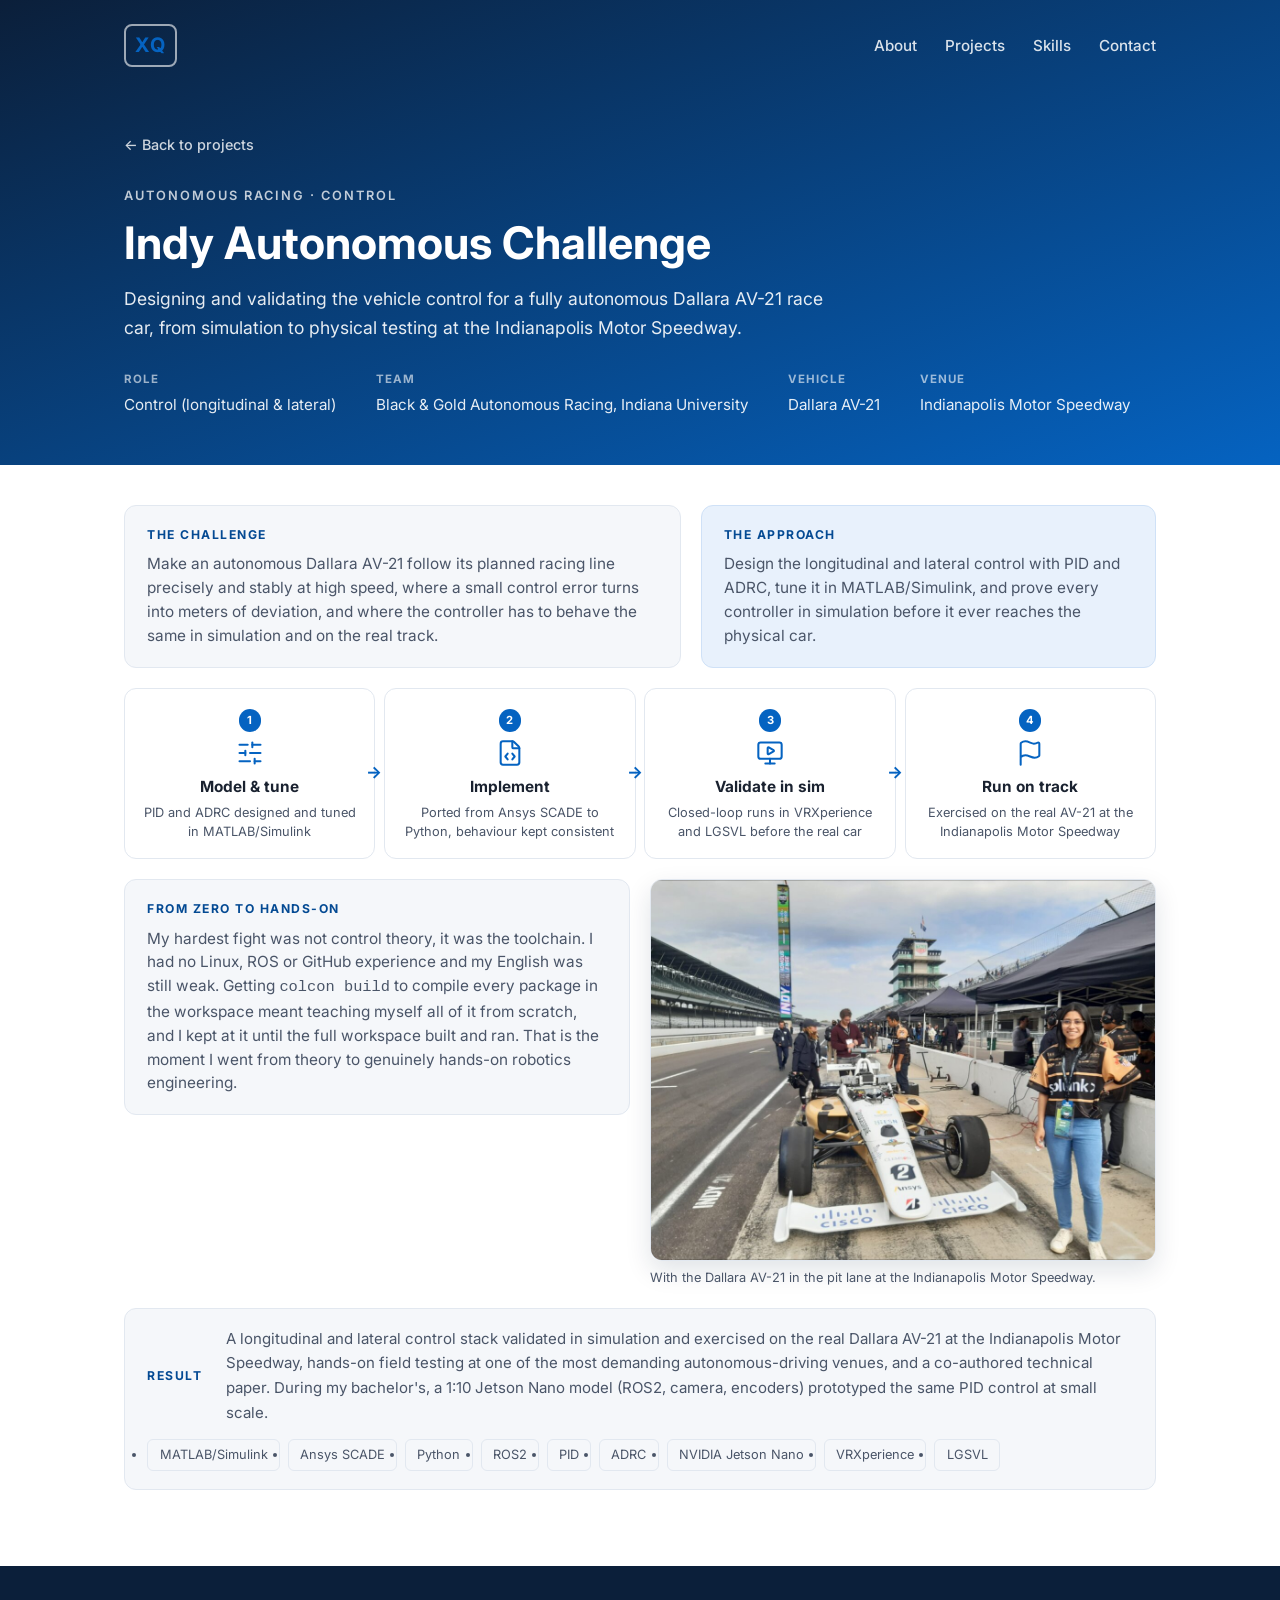
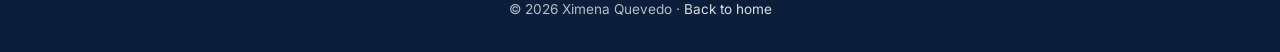
<file: projects/indy.html>
<!DOCTYPE html>
<html lang="en">
<head>
  <meta charset="UTF-8" />
  <meta name="viewport" content="width=device-width, initial-scale=1.0" />
  <title>Indy Autonomous Challenge — Ximena Quevedo</title>
  <meta name="description" content="Longitudinal and lateral control for a fully autonomous Dallara AV-21 race car at the Indianapolis Motor Speedway, with the Black & Gold Autonomous Racing Team." />
  <link rel="preconnect" href="https://fonts.googleapis.com" />
  <link rel="preconnect" href="https://fonts.gstatic.com" crossorigin />
  <link href="https://fonts.googleapis.com/css2?family=Inter:wght@400;500;600;700&display=swap" rel="stylesheet" />
  <link rel="stylesheet" href="../assets/style.css" />
</head>
<body>
  <header class="hero hero--detail">
    <nav class="nav">
      <a class="nav__logo" href="../index.html">XQ</a>
      <ul class="nav__links">
        <li><a href="../index.html#about">About</a></li>
        <li><a href="../index.html#projects">Projects</a></li>
        <li><a href="../index.html#skills">Skills</a></li>
        <li><a href="../index.html#contact">Contact</a></li>
      </ul>
    </nav>
    <div class="detail-hero">
      <a class="back-link" href="../index.html#projects">← Back to projects</a>
      <p class="hero__eyebrow">Autonomous Racing · Control</p>
      <h1>Indy Autonomous Challenge</h1>
      <p class="lead">
        Designing and validating the vehicle control for a fully autonomous
        Dallara AV-21 race car, from simulation to physical testing at the
        Indianapolis Motor Speedway.
      </p>
      <ul class="detail-meta">
        <li><strong>Role</strong> Control (longitudinal &amp; lateral)</li>
        <li><strong>Team</strong> Black &amp; Gold Autonomous Racing, Indiana University</li>
        <li><strong>Vehicle</strong> Dallara AV-21</li>
        <li><strong>Venue</strong> Indianapolis Motor Speedway</li>
      </ul>
    </div>
  </header>

  <main class="board">
    <!-- challenge + approach -->
    <div class="board__row board__intro">
      <div class="callout">
        <h2>The challenge</h2>
        <p>Make an autonomous Dallara AV-21 follow its planned racing line precisely and stably at high speed, where a small control error turns into meters of deviation, and where the controller has to behave the same in simulation and on the real track.</p>
      </div>
      <div class="callout callout--accent">
        <h2>The approach</h2>
        <p>Design the longitudinal and lateral control with PID and ADRC, tune it in MATLAB/Simulink, and prove every controller in simulation before it ever reaches the physical car.</p>
      </div>
    </div>

    <!-- pipeline -->
    <div class="board__row">
      <div class="flow">
        <div class="flow__step">
          <span class="flow__num">1</span>
          <div class="flow__icon"><svg xmlns="http://www.w3.org/2000/svg" viewBox="0 0 24 24" fill="none" stroke="currentColor" stroke-width="2" stroke-linecap="round" stroke-linejoin="round"><path d="M10 5H3"/><path d="M12 19H3"/><path d="M14 3v4"/><path d="M16 17v4"/><path d="M21 12h-9"/><path d="M21 19h-5"/><path d="M21 5h-7"/><path d="M8 10v4"/><path d="M8 12H3"/></svg></div>
          <h3>Model &amp; tune</h3>
          <p>PID and ADRC designed and tuned in MATLAB/Simulink</p>
        </div>
        <div class="flow__step">
          <span class="flow__num">2</span>
          <div class="flow__icon"><svg xmlns="http://www.w3.org/2000/svg" viewBox="0 0 24 24" fill="none" stroke="currentColor" stroke-width="2" stroke-linecap="round" stroke-linejoin="round"><path d="M6 22a2 2 0 0 1-2-2V4a2 2 0 0 1 2-2h8a2.4 2.4 0 0 1 1.704.706l3.588 3.588A2.4 2.4 0 0 1 20 8v12a2 2 0 0 1-2 2z"/><path d="M14 2v5a1 1 0 0 0 1 1h5"/><path d="M10 12.5 8 15l2 2.5"/><path d="m14 12.5 2 2.5-2 2.5"/></svg></div>
          <h3>Implement</h3>
          <p>Ported from Ansys SCADE to Python, behaviour kept consistent</p>
        </div>
        <div class="flow__step">
          <span class="flow__num">3</span>
          <div class="flow__icon"><svg xmlns="http://www.w3.org/2000/svg" viewBox="0 0 24 24" fill="none" stroke="currentColor" stroke-width="2" stroke-linecap="round" stroke-linejoin="round"><path d="M15.033 9.44a.647.647 0 0 1 0 1.12l-4.065 2.352a.645.645 0 0 1-.968-.56V7.648a.645.645 0 0 1 .967-.56z"/><path d="M12 17v4"/><path d="M8 21h8"/><rect x="2" y="3" width="20" height="14" rx="2"/></svg></div>
          <h3>Validate in sim</h3>
          <p>Closed-loop runs in VRXperience and LGSVL before the real car</p>
        </div>
        <div class="flow__step">
          <span class="flow__num">4</span>
          <div class="flow__icon"><svg xmlns="http://www.w3.org/2000/svg" viewBox="0 0 24 24" fill="none" stroke="currentColor" stroke-width="2" stroke-linecap="round" stroke-linejoin="round"><path d="M4 22V4a1 1 0 0 1 .4-.8A6 6 0 0 1 8 2c3 0 5 2 7.333 2q2 0 3.067-.8A1 1 0 0 1 20 4v10a1 1 0 0 1-.4.8A6 6 0 0 1 16 16c-3 0-5-2-8-2a6 6 0 0 0-4 1.528"/></svg></div>
          <h3>Run on track</h3>
          <p>Exercised on the real AV-21 at the Indianapolis Motor Speedway</p>
        </div>
      </div>
    </div>

    <!-- story + photo -->
    <div class="board__row board__split">
      <div class="callout">
        <h2>From zero to hands-on</h2>
        <p>My hardest fight was not control theory, it was the toolchain. I had no Linux, ROS or GitHub experience and my English was still weak. Getting <code>colcon build</code> to compile every package in the workspace meant teaching myself all of it from scratch, and I kept at it until the full workspace built and ran. That is the moment I went from theory to genuinely hands-on robotics engineering.</p>
      </div>
      <figure class="media-card">
        <img src="../assets/img/indy_hero.jpg" alt="Ximena next to the Dallara AV-21 in the pit lane at the Indianapolis Motor Speedway" />
        <figcaption>With the Dallara AV-21 in the pit lane at the Indianapolis Motor Speedway.</figcaption>
      </figure>
    </div>

    <!-- result + stack -->
    <div class="board__row board__result">
      <span class="res-label">Result</span>
      <p>A longitudinal and lateral control stack validated in simulation and exercised on the real Dallara AV-21 at the Indianapolis Motor Speedway, hands-on field testing at one of the most demanding autonomous-driving venues, and a co-authored technical paper. During my bachelor's, a 1:10 Jetson Nano model (ROS2, camera, encoders) prototyped the same PID control at small scale.</p>
      <ul class="stack-chips">
        <li>MATLAB/Simulink</li><li>Ansys SCADE</li><li>Python</li><li>ROS2</li>
        <li>PID</li><li>ADRC</li><li>NVIDIA Jetson Nano</li><li>VRXperience</li><li>LGSVL</li>
      </ul>
    </div>
  </main>

  <footer class="footer">
    <p>© <span id="year"></span> Ximena Quevedo · <a href="../index.html" style="color:rgba(255,255,255,0.85)">Back to home</a></p>
  </footer>

  <script>document.getElementById("year").textContent = new Date().getFullYear();</script>
</body>
</html>
</file>
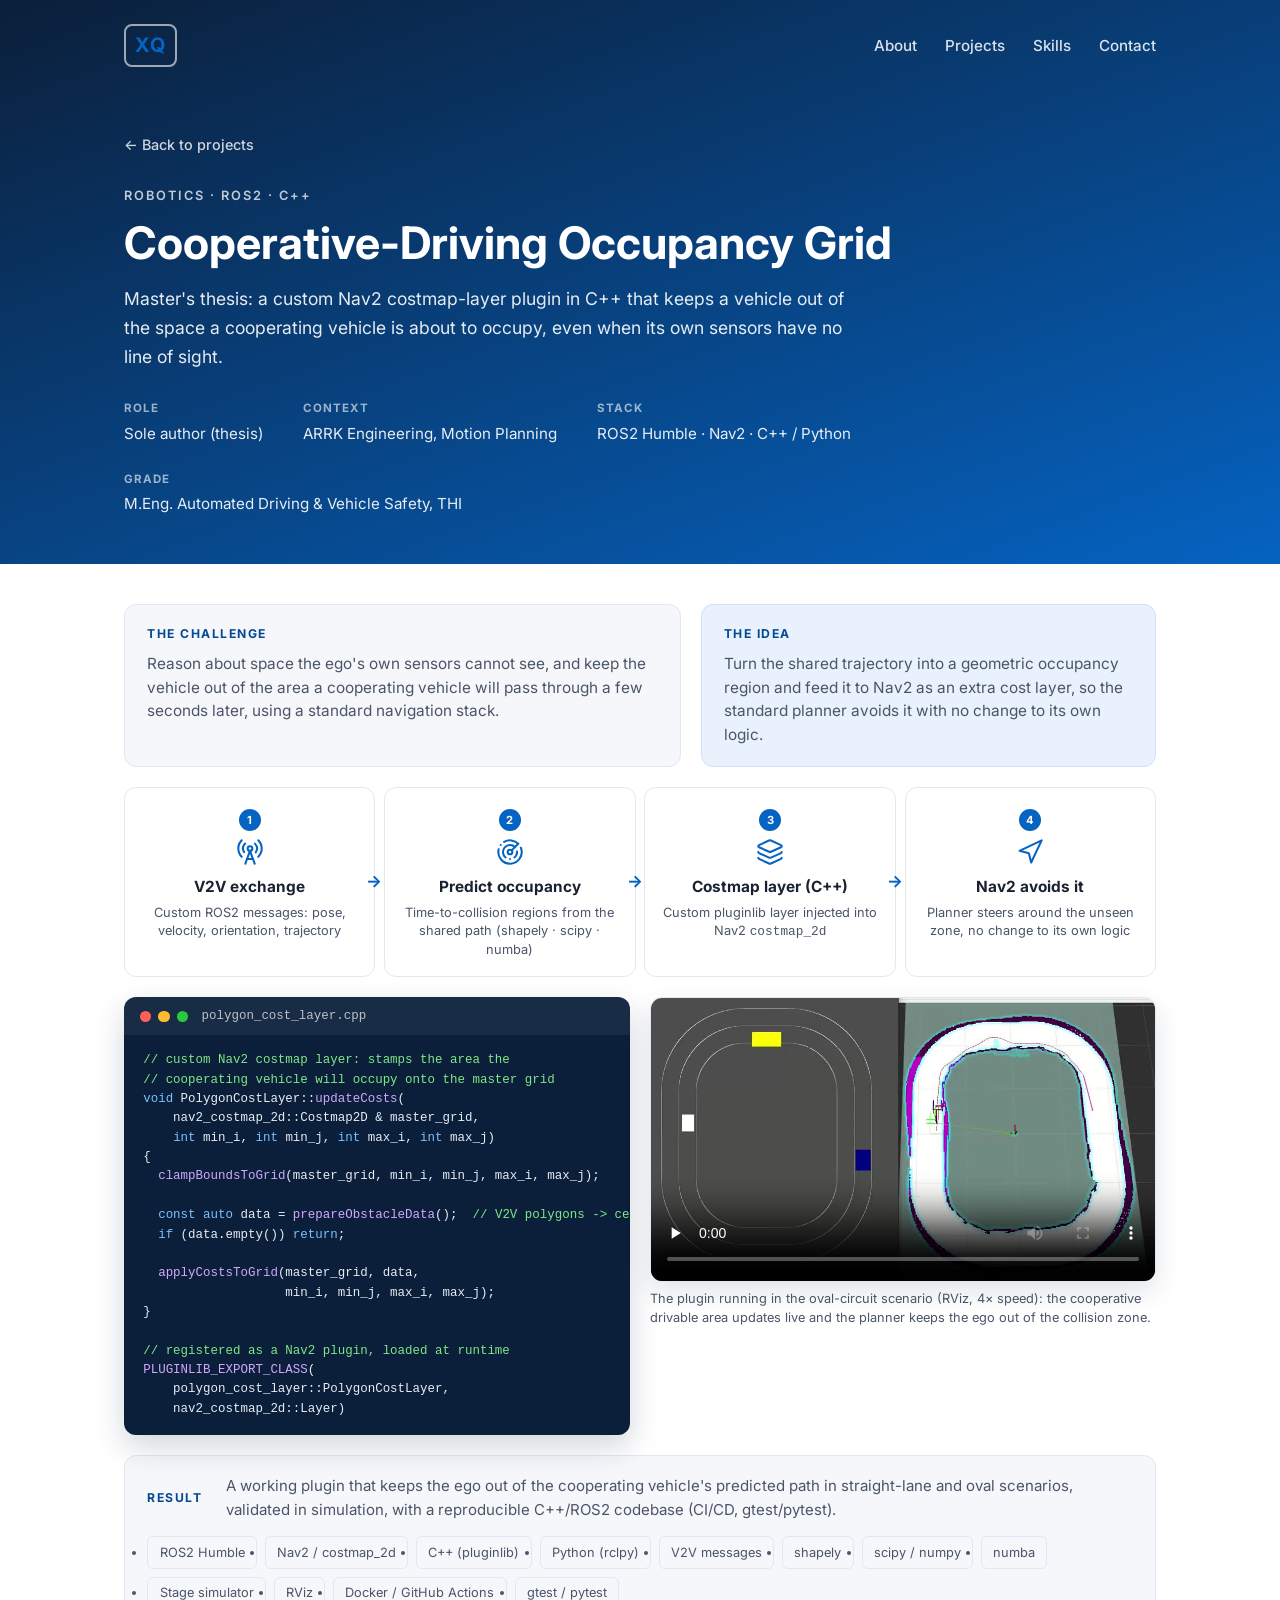
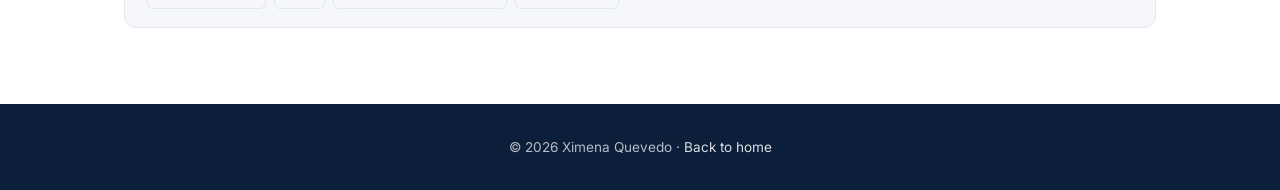
<file: projects/masterarbeit.html>
<!DOCTYPE html>
<html lang="en">
<head>
  <meta charset="UTF-8" />
  <meta name="viewport" content="width=device-width, initial-scale=1.0" />
  <title>Cooperative-Driving Occupancy Grid (Master's Thesis) — Ximena Quevedo</title>
  <meta name="description" content="Master's thesis: a custom Nav2 costmap-layer plugin in C++ that prevents frontal collisions between cooperative vehicles when the ego sensors have no line of sight. ROS2, V2V, time-to-collision." />
  <link rel="preconnect" href="https://fonts.googleapis.com" />
  <link rel="preconnect" href="https://fonts.gstatic.com" crossorigin />
  <link href="https://fonts.googleapis.com/css2?family=Inter:wght@400;500;600;700&display=swap" rel="stylesheet" />
  <link rel="stylesheet" href="../assets/style.css" />
</head>
<body>
  <header class="hero hero--detail">
    <nav class="nav">
      <a class="nav__logo" href="../index.html">XQ</a>
      <ul class="nav__links">
        <li><a href="../index.html#about">About</a></li>
        <li><a href="../index.html#projects">Projects</a></li>
        <li><a href="../index.html#skills">Skills</a></li>
        <li><a href="../index.html#contact">Contact</a></li>
      </ul>
    </nav>
    <div class="detail-hero">
      <a class="back-link" href="../index.html#projects">← Back to projects</a>
      <p class="hero__eyebrow">Robotics · ROS2 · C++</p>
      <h1>Cooperative-Driving Occupancy Grid</h1>
      <p class="lead">
        Master's thesis: a custom Nav2 costmap-layer plugin in C++ that keeps a
        vehicle out of the space a cooperating vehicle is about to occupy, even
        when its own sensors have no line of sight.
      </p>
      <ul class="detail-meta">
        <li><strong>Role</strong> Sole author (thesis)</li>
        <li><strong>Context</strong> ARRK Engineering, Motion Planning</li>
        <li><strong>Stack</strong> ROS2 Humble · Nav2 · C++ / Python</li>
        <li><strong>Grade</strong> M.Eng. Automated Driving &amp; Vehicle Safety, THI</li>
      </ul>
    </div>
  </header>

  <main class="board">
    <!-- challenge + idea -->
    <div class="board__row board__intro">
      <div class="callout">
        <h2>The challenge</h2>
        <p>Reason about space the ego's own sensors cannot see, and keep the vehicle out of the area a cooperating vehicle will pass through a few seconds later, using a standard navigation stack.</p>
      </div>
      <div class="callout callout--accent">
        <h2>The idea</h2>
        <p>Turn the shared trajectory into a geometric occupancy region and feed it to Nav2 as an extra cost layer, so the standard planner avoids it with no change to its own logic.</p>
      </div>
    </div>

    <!-- pipeline -->
    <div class="board__row">
      <div class="flow">
        <div class="flow__step">
          <span class="flow__num">1</span>
          <div class="flow__icon"><svg xmlns="http://www.w3.org/2000/svg" viewBox="0 0 24 24" fill="none" stroke="currentColor" stroke-width="2" stroke-linecap="round" stroke-linejoin="round"><path d="M4.9 16.1C1 12.2 1 5.8 4.9 1.9"/><path d="M7.8 4.7a6.14 6.14 0 0 0-.8 7.5"/><circle cx="12" cy="9" r="2"/><path d="M16.2 4.8c2 2 2.26 5.11.8 7.47"/><path d="M19.1 1.9a9.96 9.96 0 0 1 0 14.1"/><path d="M9.5 18h5"/><path d="m8 22 4-11 4 11"/></svg></div>
          <h3>V2V exchange</h3>
          <p>Custom ROS2 messages: pose, velocity, orientation, trajectory</p>
        </div>
        <div class="flow__step">
          <span class="flow__num">2</span>
          <div class="flow__icon"><svg xmlns="http://www.w3.org/2000/svg" viewBox="0 0 24 24" fill="none" stroke="currentColor" stroke-width="2" stroke-linecap="round" stroke-linejoin="round"><path d="M19.07 4.93A10 10 0 0 0 6.99 3.34"/><path d="M4 6h.01"/><path d="M2.29 9.62A10 10 0 1 0 21.31 8.35"/><path d="M16.24 7.76A6 6 0 1 0 8.23 16.67"/><path d="M12 18h.01"/><path d="M17.99 11.66A6 6 0 0 1 15.77 16.67"/><circle cx="12" cy="12" r="2"/><path d="m13.41 10.59 5.66-5.66"/></svg></div>
          <h3>Predict occupancy</h3>
          <p>Time-to-collision regions from the shared path (shapely · scipy · numba)</p>
        </div>
        <div class="flow__step">
          <span class="flow__num">3</span>
          <div class="flow__icon"><svg xmlns="http://www.w3.org/2000/svg" viewBox="0 0 24 24" fill="none" stroke="currentColor" stroke-width="2" stroke-linecap="round" stroke-linejoin="round"><path d="M12.83 2.18a2 2 0 0 0-1.66 0L2.6 6.08a1 1 0 0 0 0 1.83l8.58 3.91a2 2 0 0 0 1.66 0l8.58-3.9a1 1 0 0 0 0-1.83z"/><path d="M2 12a1 1 0 0 0 .58.91l8.6 3.91a2 2 0 0 0 1.65 0l8.58-3.9A1 1 0 0 0 22 12"/><path d="M2 17a1 1 0 0 0 .58.91l8.6 3.91a2 2 0 0 0 1.65 0l8.58-3.9A1 1 0 0 0 22 17"/></svg></div>
          <h3>Costmap layer (C++)</h3>
          <p>Custom pluginlib layer injected into Nav2 <code>costmap_2d</code></p>
        </div>
        <div class="flow__step">
          <span class="flow__num">4</span>
          <div class="flow__icon"><svg xmlns="http://www.w3.org/2000/svg" viewBox="0 0 24 24" fill="none" stroke="currentColor" stroke-width="2" stroke-linecap="round" stroke-linejoin="round"><polygon points="3 11 22 2 13 21 11 13 3 11"/></svg></div>
          <h3>Nav2 avoids it</h3>
          <p>Planner steers around the unseen zone, no change to its own logic</p>
        </div>
      </div>
    </div>

    <!-- real code + video -->
    <div class="board__row board__split">
      <div class="code-card">
        <div class="code-card__bar">
          <span class="code-card__dot" style="background:#ff5f56"></span>
          <span class="code-card__dot" style="background:#ffbd2e"></span>
          <span class="code-card__dot" style="background:#27c93f"></span>
          <span style="margin-left:0.4rem">polygon_cost_layer.cpp</span>
        </div>
<pre><span class="c">// custom Nav2 costmap layer: stamps the area the</span>
<span class="c">// cooperating vehicle will occupy onto the master grid</span>
<span class="k">void</span> PolygonCostLayer::<span class="f">updateCosts</span>(
    nav2_costmap_2d::Costmap2D &amp; master_grid,
    <span class="k">int</span> min_i, <span class="k">int</span> min_j, <span class="k">int</span> max_i, <span class="k">int</span> max_j)
{
  <span class="f">clampBoundsToGrid</span>(master_grid, min_i, min_j, max_i, max_j);

  <span class="k">const auto</span> data = <span class="f">prepareObstacleData</span>();  <span class="c">// V2V polygons -&gt; cells</span>
  <span class="k">if</span> (data.empty()) <span class="k">return</span>;

  <span class="f">applyCostsToGrid</span>(master_grid, data,
                   min_i, min_j, max_i, max_j);
}

<span class="c">// registered as a Nav2 plugin, loaded at runtime</span>
<span class="f">PLUGINLIB_EXPORT_CLASS</span>(
    polygon_cost_layer::PolygonCostLayer,
    nav2_costmap_2d::Layer)</pre>
      </div>
      <figure class="media-card">
        <video controls preload="none" playsinline poster="../assets/img/ma_plugin_poster.jpg">
          <source src="../assets/video/ma_plugin_oval.mp4" type="video/mp4" />
          Your browser does not support embedded video.
        </video>
        <figcaption>The plugin running in the oval-circuit scenario (RViz, 4× speed): the cooperative drivable area updates live and the planner keeps the ego out of the collision zone.</figcaption>
      </figure>
    </div>

    <!-- result + stack -->
    <div class="board__row board__result">
      <span class="res-label">Result</span>
      <p>A working plugin that keeps the ego out of the cooperating vehicle's predicted path in straight-lane and oval scenarios, validated in simulation, with a reproducible C++/ROS2 codebase (CI/CD, gtest/pytest).</p>
      <ul class="stack-chips">
        <li>ROS2 Humble</li><li>Nav2 / costmap_2d</li><li>C++ (pluginlib)</li><li>Python (rclpy)</li>
        <li>V2V messages</li><li>shapely</li><li>scipy / numpy</li><li>numba</li>
        <li>Stage simulator</li><li>RViz</li><li>Docker / GitHub Actions</li><li>gtest / pytest</li>
      </ul>
    </div>
  </main>

  <footer class="footer">
    <p>© <span id="year"></span> Ximena Quevedo · <a href="../index.html" style="color:rgba(255,255,255,0.85)">Back to home</a></p>
  </footer>

  <script>document.getElementById("year").textContent = new Date().getFullYear();</script>
</body>
</html>
</file>
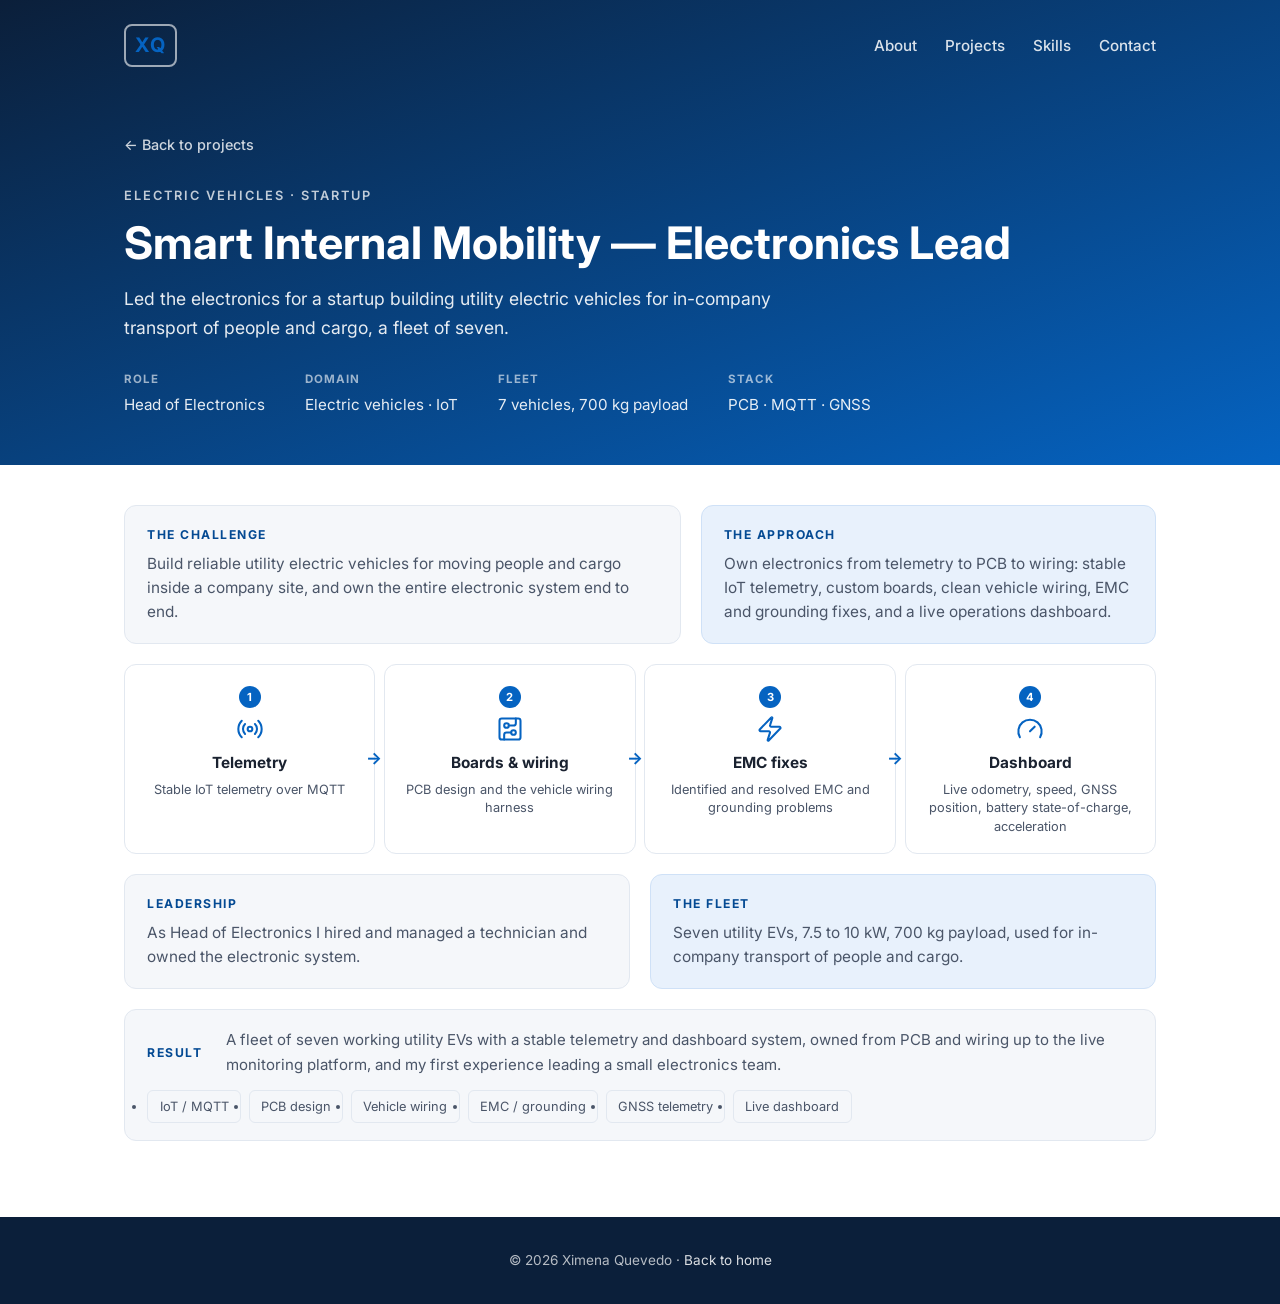
<file: projects/smart.html>
<!DOCTYPE html>
<html lang="en">
<head>
  <meta charset="UTF-8" />
  <meta name="viewport" content="width=device-width, initial-scale=1.0" />
  <title>Smart Internal Mobility — Electronics Lead — Ximena Quevedo</title>
  <meta name="description" content="Led the electronics for a startup building utility electric vehicles for in-company transport of people and cargo, a fleet of seven." />
  <link rel="preconnect" href="https://fonts.googleapis.com" />
  <link rel="preconnect" href="https://fonts.gstatic.com" crossorigin />
  <link href="https://fonts.googleapis.com/css2?family=Inter:wght@400;500;600;700&display=swap" rel="stylesheet" />
  <link rel="stylesheet" href="../assets/style.css" />
</head>
<body>
  <header class="hero hero--detail">
    <nav class="nav">
      <a class="nav__logo" href="../index.html">XQ</a>
      <ul class="nav__links">
        <li><a href="../index.html#about">About</a></li>
        <li><a href="../index.html#projects">Projects</a></li>
        <li><a href="../index.html#skills">Skills</a></li>
        <li><a href="../index.html#contact">Contact</a></li>
      </ul>
    </nav>
    <div class="detail-hero">
      <a class="back-link" href="../index.html#projects">← Back to projects</a>
      <p class="hero__eyebrow">Electric Vehicles · Startup</p>
      <h1>Smart Internal Mobility — Electronics Lead</h1>
      <p class="lead">Led the electronics for a startup building utility electric vehicles for in-company transport of people and cargo, a fleet of seven.</p>
      <ul class="detail-meta">
        <li><strong>Role</strong> Head of Electronics</li>
        <li><strong>Domain</strong> Electric vehicles · IoT</li>
        <li><strong>Fleet</strong> 7 vehicles, 700 kg payload</li>
        <li><strong>Stack</strong> PCB · MQTT · GNSS</li>
      </ul>
    </div>
  </header>

  <main class="board">
    <div class="board__row board__intro">
      <div class="callout">
        <h2>The challenge</h2>
        <p>Build reliable utility electric vehicles for moving people and cargo inside a company site, and own the entire electronic system end to end.</p>
      </div>
      <div class="callout callout--accent">
        <h2>The approach</h2>
        <p>Own electronics from telemetry to PCB to wiring: stable IoT telemetry, custom boards, clean vehicle wiring, EMC and grounding fixes, and a live operations dashboard.</p>
      </div>
    </div>

    <div class="board__row">
      <div class="flow">
        <div class="flow__step">
          <span class="flow__num">1</span>
          <div class="flow__icon"><svg xmlns="http://www.w3.org/2000/svg" viewBox="0 0 24 24" fill="none" stroke="currentColor" stroke-width="2" stroke-linecap="round" stroke-linejoin="round"><path d="M16.247 7.761a6 6 0 0 1 0 8.478" /><path d="M19.075 4.933a10 10 0 0 1 0 14.134" /><path d="M4.925 19.067a10 10 0 0 1 0-14.134" /><path d="M7.753 16.239a6 6 0 0 1 0-8.478" /><circle cx="12" cy="12" r="2" /></svg></div>
          <h3>Telemetry</h3>
          <p>Stable IoT telemetry over MQTT</p>
        </div>
        <div class="flow__step">
          <span class="flow__num">2</span>
          <div class="flow__icon"><svg xmlns="http://www.w3.org/2000/svg" viewBox="0 0 24 24" fill="none" stroke="currentColor" stroke-width="2" stroke-linecap="round" stroke-linejoin="round"><rect width="18" height="18" x="3" y="3" rx="2" /><path d="M11 9h4a2 2 0 0 0 2-2V3" /><circle cx="9" cy="9" r="2" /><path d="M7 21v-4a2 2 0 0 1 2-2h4" /><circle cx="15" cy="15" r="2" /></svg></div>
          <h3>Boards &amp; wiring</h3>
          <p>PCB design and the vehicle wiring harness</p>
        </div>
        <div class="flow__step">
          <span class="flow__num">3</span>
          <div class="flow__icon"><svg xmlns="http://www.w3.org/2000/svg" viewBox="0 0 24 24" fill="none" stroke="currentColor" stroke-width="2" stroke-linecap="round" stroke-linejoin="round"><path d="M4 14a1 1 0 0 1-.78-1.63l9.9-10.2a.5.5 0 0 1 .86.46l-1.92 6.02A1 1 0 0 0 13 10h7a1 1 0 0 1 .78 1.63l-9.9 10.2a.5.5 0 0 1-.86-.46l1.92-6.02A1 1 0 0 0 11 14z" /></svg></div>
          <h3>EMC fixes</h3>
          <p>Identified and resolved EMC and grounding problems</p>
        </div>
        <div class="flow__step">
          <span class="flow__num">4</span>
          <div class="flow__icon"><svg xmlns="http://www.w3.org/2000/svg" viewBox="0 0 24 24" fill="none" stroke="currentColor" stroke-width="2" stroke-linecap="round" stroke-linejoin="round"><path d="m12 14 4-4" /><path d="M3.34 19a10 10 0 1 1 17.32 0" /></svg></div>
          <h3>Dashboard</h3>
          <p>Live odometry, speed, GNSS position, battery state-of-charge, acceleration</p>
        </div>
      </div>
    </div>

    <div class="board__row board__split">
      <div class="callout">
        <h2>Leadership</h2>
        <p>As Head of Electronics I hired and managed a technician and owned the electronic system.</p>
      </div>
      <div class="callout callout--accent">
        <h2>The fleet</h2>
        <p>Seven utility EVs, 7.5 to 10 kW, 700 kg payload, used for in-company transport of people and cargo.</p>
      </div>
    </div>

    <div class="board__row board__result">
      <span class="res-label">Result</span>
      <p>A fleet of seven working utility EVs with a stable telemetry and dashboard system, owned from PCB and wiring up to the live monitoring platform, and my first experience leading a small electronics team.</p>
      <ul class="stack-chips">
        <li>IoT / MQTT</li><li>PCB design</li><li>Vehicle wiring</li><li>EMC / grounding</li><li>GNSS telemetry</li><li>Live dashboard</li>
      </ul>
    </div>
  </main>

  <footer class="footer">
    <p>© <span id="year"></span> Ximena Quevedo · <a href="../index.html" style="color:rgba(255,255,255,0.85)">Back to home</a></p>
  </footer>

  <script>document.getElementById("year").textContent = new Date().getFullYear();</script>
</body>
</html>
</file>
<file: assets/style.css>
:root {
  --bg: #ffffff;
  --bg-alt: #f5f7fa;
  --ink: #1a2230;
  --ink-soft: #4a5568;
  --accent: #0563c1;
  --accent-dark: #044a93;
  --border: #e2e8f0;
  --radius: 12px;
  --maxw: 1080px;
}

* { box-sizing: border-box; margin: 0; padding: 0; }

html { scroll-behavior: smooth; }

body {
  font-family: "Inter", system-ui, -apple-system, sans-serif;
  color: var(--ink);
  background: var(--bg);
  line-height: 1.65;
  -webkit-font-smoothing: antialiased;
}

a { color: var(--accent); text-decoration: none; }
a:hover { color: var(--accent-dark); }

/* HERO */
.hero {
  background: linear-gradient(160deg, #0b1f3a 0%, #0563c1 100%);
  color: #fff;
  padding-bottom: 5rem;
}

.nav {
  max-width: var(--maxw);
  margin: 0 auto;
  padding: 1.5rem 1.5rem;
  display: flex;
  align-items: center;
  justify-content: space-between;
}
.nav__logo {
  font-weight: 700;
  font-size: 1.25rem;
  letter-spacing: 1px;
  border: 2px solid rgba(255,255,255,0.6);
  border-radius: 8px;
  padding: 0.2rem 0.55rem;
}
.nav__links { list-style: none; display: flex; gap: 1.75rem; }
.nav__links a { color: rgba(255,255,255,0.85); font-weight: 500; font-size: 0.95rem; }
.nav__links a:hover { color: #fff; }

.hero__content {
  max-width: var(--maxw);
  margin: 0 auto;
  padding: 4rem 1.5rem 0;
  display: grid;
  grid-template-columns: 1.4fr 1fr;
  gap: 3rem;
  align-items: center;
}
.hero__text { min-width: 0; }
.hero__photo { display: flex; justify-content: center; }
.hero__photo img {
  width: 100%;
  max-width: 340px;
  height: auto;
  border-radius: var(--radius);
  border: 3px solid rgba(255,255,255,0.25);
  box-shadow: 0 18px 45px rgba(5,15,35,0.45);
  object-fit: cover;
}
.hero__eyebrow {
  text-transform: uppercase;
  letter-spacing: 2px;
  font-size: 0.8rem;
  font-weight: 600;
  color: rgba(255,255,255,0.75);
  margin-bottom: 1rem;
}
.hero__title { font-size: clamp(2.5rem, 6vw, 4rem); font-weight: 700; line-height: 1.05; }
.hero__subtitle {
  margin-top: 1.25rem;
  max-width: 620px;
  font-size: 1.1rem;
  color: rgba(255,255,255,0.9);
}
.hero__actions { margin-top: 2rem; display: flex; gap: 1rem; flex-wrap: wrap; }

.btn {
  display: inline-block;
  padding: 0.75rem 1.5rem;
  border-radius: 8px;
  font-weight: 600;
  font-size: 0.95rem;
  transition: transform 0.15s ease, background 0.15s ease;
}
.btn:hover { transform: translateY(-2px); }
.btn--primary { background: #fff; color: var(--accent-dark); }
.btn--primary:hover { background: #eef4fc; color: var(--accent-dark); }
.btn--ghost { border: 1.5px solid rgba(255,255,255,0.7); color: #fff; }
.btn--ghost:hover { background: rgba(255,255,255,0.12); color: #fff; }

/* SECTIONS */
.section { max-width: var(--maxw); margin: 0 auto; padding: 4.5rem 1.5rem; }
.section--alt { background: var(--bg-alt); max-width: none; }
.section--alt > * { max-width: var(--maxw); margin-left: auto; margin-right: auto; }
.section__title {
  font-size: 1.9rem;
  font-weight: 700;
  margin-bottom: 2rem;
  position: relative;
  padding-bottom: 0.6rem;
}
.section__title::after {
  content: "";
  position: absolute;
  left: 0; bottom: 0;
  width: 48px; height: 3px;
  background: var(--accent);
  border-radius: 2px;
}

/* ABOUT */
.about p { margin-bottom: 1rem; color: var(--ink-soft); text-align: justify; }
.about__facts {
  list-style: none;
  margin-top: 1.75rem;
  display: grid;
  grid-template-columns: repeat(auto-fit, minmax(220px, 1fr));
  gap: 0.75rem 1.5rem;
}
.about__facts li { color: var(--ink-soft); font-size: 0.95rem; }
.about__facts strong { color: var(--ink); display: block; font-size: 0.8rem; text-transform: uppercase; letter-spacing: 1px; }

/* PROJECTS GRID */
.grid {
  display: grid;
  grid-template-columns: repeat(auto-fit, minmax(320px, 1fr));
  gap: 1.5rem;
}
.card {
  background: #fff;
  border: 1px solid var(--border);
  border-radius: var(--radius);
  padding: 1.75rem;
  display: flex;
  flex-direction: column;
  transition: box-shadow 0.2s ease, transform 0.2s ease;
}
.card:hover { box-shadow: 0 12px 30px rgba(10,30,60,0.10); transform: translateY(-3px); }
.card__tag {
  align-self: flex-start;
  font-size: 0.72rem;
  font-weight: 600;
  text-transform: uppercase;
  letter-spacing: 1px;
  color: var(--accent-dark);
  background: #e8f1fc;
  padding: 0.25rem 0.6rem;
  border-radius: 999px;
  margin-bottom: 0.9rem;
}
.card__title { font-size: 1.2rem; font-weight: 600; margin-bottom: 0.6rem; }
.card__text { color: var(--ink-soft); font-size: 0.95rem; flex-grow: 1; }
.card__stack {
  list-style: none;
  display: flex;
  flex-wrap: wrap;
  gap: 0.45rem;
  margin-top: 1.1rem;
}
.card__stack li {
  font-size: 0.78rem;
  background: var(--bg-alt);
  border: 1px solid var(--border);
  color: var(--ink-soft);
  padding: 0.2rem 0.6rem;
  border-radius: 6px;
}

/* SKILLS */
.skills {
  display: grid;
  grid-template-columns: repeat(auto-fit, minmax(240px, 1fr));
  gap: 1.5rem;
}
.skills__col h3 { font-size: 1rem; margin-bottom: 0.5rem; color: var(--accent-dark); }
.skills__col p { color: var(--ink-soft); font-size: 0.95rem; }

/* CONTACT */
.contact__lead { color: var(--ink-soft); max-width: 620px; margin-bottom: 1.5rem; }
.contact__links { display: flex; gap: 1.25rem; flex-wrap: wrap; }
.contact__links a {
  font-weight: 600;
  border: 1.5px solid var(--accent);
  padding: 0.6rem 1.4rem;
  border-radius: 8px;
  transition: background 0.15s ease, color 0.15s ease;
}
.contact__links a:hover { background: var(--accent); color: #fff; }

/* FOOTER */
.footer {
  background: #0b1f3a;
  color: rgba(255,255,255,0.7);
  text-align: center;
  padding: 2rem 1.5rem;
  font-size: 0.85rem;
}

/* ===== PROJECT DETAIL PAGES ===== */
.hero--detail { padding-bottom: 3rem; }
.detail-hero {
  max-width: var(--maxw);
  margin: 0 auto;
  padding: 2.5rem 1.5rem 0;
}
.back-link {
  display: inline-block;
  color: rgba(255,255,255,0.8);
  font-size: 0.9rem;
  font-weight: 500;
  margin-bottom: 1.75rem;
}
.back-link:hover { color: #fff; }
.detail-hero .hero__eyebrow { margin-bottom: 0.8rem; }
.detail-hero h1 {
  font-size: clamp(1.9rem, 4vw, 2.8rem);
  font-weight: 700;
  line-height: 1.1;
}
.detail-hero .lead {
  margin-top: 1rem;
  max-width: 720px;
  font-size: 1.1rem;
  color: rgba(255,255,255,0.9);
}
.detail-meta {
  list-style: none;
  display: flex;
  flex-wrap: wrap;
  gap: 1.5rem 2.5rem;
  margin-top: 1.75rem;
}
.detail-meta li { color: rgba(255,255,255,0.9); font-size: 0.95rem; }
.detail-meta strong {
  display: block;
  font-size: 0.72rem;
  text-transform: uppercase;
  letter-spacing: 1px;
  color: rgba(255,255,255,0.6);
  margin-bottom: 0.15rem;
}

.detail {
  max-width: 820px;
  margin: 0 auto;
  padding: 3.5rem 1.5rem;
}
.detail-fig { margin: 0 0 3rem; }
.detail-fig img {
  width: 100%;
  height: auto;
  border-radius: var(--radius);
  border: 1px solid var(--border);
  box-shadow: 0 14px 36px rgba(10,30,60,0.12);
}
.detail-fig figcaption {
  margin-top: 0.7rem;
  font-size: 0.85rem;
  color: var(--ink-soft);
  text-align: center;
}
.detail-block { margin-bottom: 2.75rem; }
.detail-block h2 {
  font-size: 1.4rem;
  font-weight: 700;
  margin-bottom: 1rem;
  padding-bottom: 0.5rem;
  position: relative;
}
.detail-block h2::after {
  content: "";
  position: absolute;
  left: 0; bottom: 0;
  width: 40px; height: 3px;
  background: var(--accent);
  border-radius: 2px;
}
.detail-block p { color: var(--ink-soft); margin-bottom: 1rem; }
.detail-block ul { list-style: none; }
.detail-block ul li {
  color: var(--ink-soft);
  margin-bottom: 0.75rem;
  padding-left: 1.4rem;
  position: relative;
}
.detail-block ul li::before {
  content: "";
  position: absolute;
  left: 0; top: 0.6rem;
  width: 7px; height: 7px;
  background: var(--accent);
  border-radius: 50%;
}
.detail-block ul li strong { color: var(--ink); }

.stack-chips { display: flex; flex-wrap: wrap; gap: 0.5rem; }
.stack-chips li {
  font-size: 0.8rem;
  background: var(--bg-alt);
  border: 1px solid var(--border);
  color: var(--ink-soft);
  padding: 0.3rem 0.7rem;
  border-radius: 6px;
}
.stack-chips li::before { display: none; }

.detail-gallery {
  display: grid;
  grid-template-columns: repeat(auto-fit, minmax(280px, 1fr));
  gap: 1.5rem;
}
.detail-gallery figure { margin: 0; }
.detail-gallery img {
  width: 100%;
  height: auto;
  border-radius: var(--radius);
  border: 1px solid var(--border);
  box-shadow: 0 8px 22px rgba(10,30,60,0.10);
}
.detail-gallery figcaption {
  margin-top: 0.6rem;
  font-size: 0.82rem;
  color: var(--ink-soft);
  text-align: center;
}

.detail-links { display: flex; flex-wrap: wrap; gap: 1rem; }
.detail-links a {
  font-weight: 600;
  border: 1.5px solid var(--accent);
  padding: 0.55rem 1.3rem;
  border-radius: 8px;
}
.detail-links a:hover { background: var(--accent); color: #fff; }

/* clickable card affordance on index */
.card__more {
  margin-top: 1.1rem;
  font-weight: 600;
  font-size: 0.9rem;
  color: var(--accent-dark);
}
.card__more:hover { color: var(--accent); }
a.card { text-decoration: none; color: inherit; }

@media (max-width: 780px) {
  .hero__content {
    grid-template-columns: 1fr;
    gap: 2rem;
    text-align: center;
  }
  .hero__photo { order: -1; }
  .hero__photo img { max-width: 240px; }
  .hero__subtitle { margin-left: auto; margin-right: auto; }
  .hero__actions { justify-content: center; }
}

@media (max-width: 560px) {
  .nav__links { gap: 1rem; font-size: 0.85rem; }
  .nav__links a { font-size: 0.85rem; }
}

/* ===== CASE BOARD (infographic detail layout) ===== */
.board { max-width: var(--maxw); margin: 0 auto; padding: 2.5rem 1.5rem 3.5rem; }
.board__row { margin-bottom: 1.25rem; }

.board__intro { display: grid; grid-template-columns: 1.1fr 0.9fr; gap: 1.25rem; }
.callout {
  border-radius: var(--radius);
  padding: 1.2rem 1.4rem;
  border: 1px solid var(--border);
  background: var(--bg-alt);
}
.callout h2 {
  font-size: 0.76rem; text-transform: uppercase; letter-spacing: 1.5px;
  color: var(--accent-dark); margin-bottom: 0.45rem;
}
.callout p { color: var(--ink-soft); font-size: 0.96rem; margin: 0; line-height: 1.55; }
.callout--accent { background: #e8f1fc; border-color: #cfe1f7; }

/* horizontal pipeline */
.flow { display: grid; grid-template-columns: repeat(4, 1fr); gap: 0.55rem; }
.flow__step {
  position: relative;
  background: #fff;
  border: 1px solid var(--border);
  border-radius: var(--radius);
  padding: 1.05rem 0.9rem;
  text-align: center;
}
.flow__step:not(:last-child)::after {
  content: "\2192";
  position: absolute; right: -0.5rem; top: 50%;
  transform: translateY(-50%);
  color: var(--accent); font-weight: 700; font-size: 1.05rem; z-index: 2;
}
.flow__num {
  display: inline-block; font-size: 0.7rem; font-weight: 700; color: #fff;
  background: var(--accent); border-radius: 999px;
  width: 1.4rem; height: 1.4rem; line-height: 1.4rem; margin-bottom: 0.45rem;
}
.flow__icon { display: flex; justify-content: center; }
.flow__icon svg { width: 28px; height: 28px; color: var(--accent); stroke-width: 1.75; }
.flow__step h3 { font-size: 0.96rem; margin: 0.45rem 0 0.3rem; }
.flow__step p { font-size: 0.8rem; color: var(--ink-soft); margin: 0; line-height: 1.45; }

/* code + media split */
.board__split { display: grid; grid-template-columns: 1fr 1fr; gap: 1.25rem; align-items: start; }
.code-card { background: #0b1f3a; border-radius: var(--radius); overflow: hidden; box-shadow: 0 12px 30px rgba(10,30,60,0.18); }
.code-card__bar {
  display: flex; align-items: center; gap: 0.45rem;
  padding: 0.55rem 1rem; background: rgba(255,255,255,0.06);
  font-size: 0.78rem; color: rgba(255,255,255,0.7);
  font-family: ui-monospace, Menlo, Consolas, monospace;
}
.code-card__dot { width: 0.7rem; height: 0.7rem; border-radius: 50%; }
.code-card pre {
  margin: 0; padding: 1rem 1.2rem; overflow-x: auto;
  font-family: ui-monospace, "SF Mono", Menlo, Consolas, monospace;
  font-size: 0.78rem; line-height: 1.55; color: #e6edf3;
}
.code-card .c { color: #7ee787; }
.code-card .k { color: #79c0ff; }
.code-card .f { color: #d2a8ff; }

.media-card { margin: 0; }
.media-card video, .media-card img {
  width: 100%; border-radius: var(--radius); display: block;
  border: 1px solid var(--border); box-shadow: 0 10px 26px rgba(10,30,60,0.12);
}
.media-card figcaption { margin-top: 0.5rem; font-size: 0.8rem; color: var(--ink-soft); line-height: 1.45; }

/* result band */
.board__result {
  display: flex; flex-wrap: wrap; align-items: center; gap: 0.8rem 1.5rem;
  background: var(--bg-alt); border: 1px solid var(--border);
  border-radius: var(--radius); padding: 1.1rem 1.4rem;
}
.board__result .res-label {
  font-size: 0.76rem; text-transform: uppercase; letter-spacing: 1.5px;
  color: var(--accent-dark); font-weight: 700;
}
.board__result p { margin: 0; color: var(--ink-soft); font-size: 0.94rem; flex: 1 1 260px; }
.board__result .stack-chips { flex: 1 1 100%; }

@media (max-width: 820px) {
  .board__intro { grid-template-columns: 1fr; }
  .flow { grid-template-columns: 1fr 1fr; gap: 0.8rem; }
  .flow__step:nth-child(2)::after { display: none; }
  .board__split { grid-template-columns: 1fr; }
}
@media (max-width: 480px) {
  .flow { grid-template-columns: 1fr; }
  .flow__step::after { display: none !important; }
}
</file>
